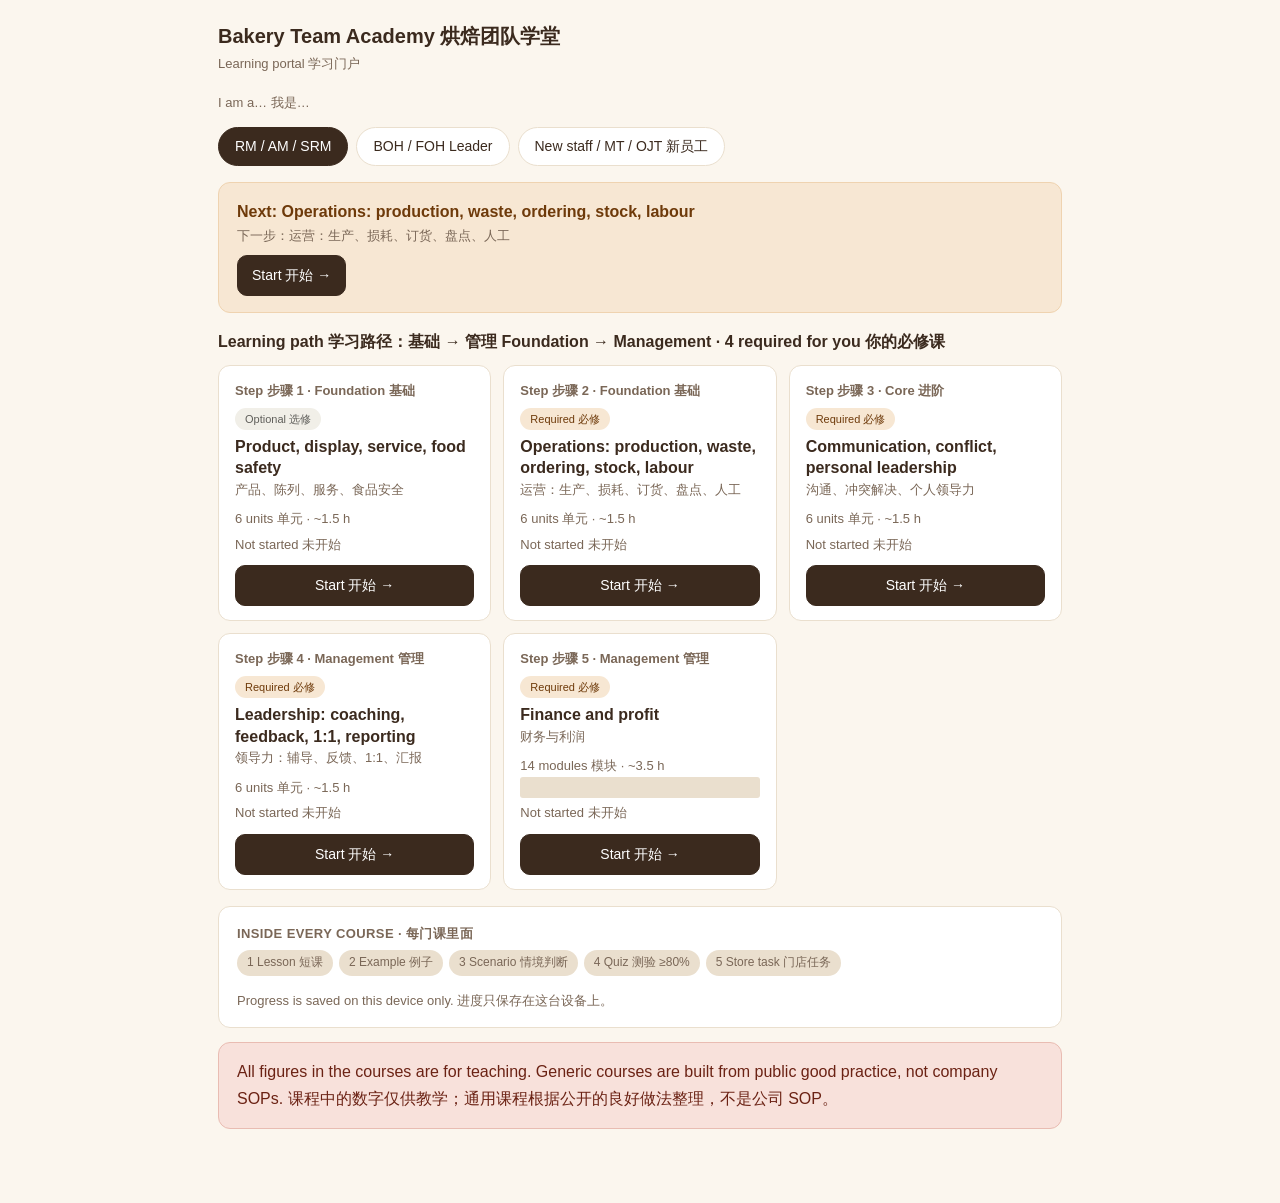
<file: index.html>
<!DOCTYPE html>
<html lang="zh-Hans">
<head>
<meta charset="utf-8">
<meta name="viewport" content="width=device-width, initial-scale=1">
<title>Bakery Team Academy 烘焙团队学堂 — Learning Portal 学习门户</title>
<link rel="stylesheet" href="shared/style.css">
<style>
.app{display:block}
main{margin:0 auto}
.chip{border:1px solid var(--line);background:#fff;color:var(--ink);border-radius:999px;padding:7px 16px;font:inherit;font-size:14px;cursor:pointer}
.chip.on{background:var(--ink);color:#fff;border-color:var(--ink)}
.cc{background:#fff;border:1px solid var(--line);border-radius:12px;padding:14px 16px;display:flex;flex-direction:column}
.tg{display:inline-block;align-self:flex-start;font-size:11px;padding:2px 10px;border-radius:999px;margin-bottom:6px}
.rq{background:var(--crust-bg);color:#6e3a0a}
.op{background:#f1efe8;color:#5f5e5a}
.cg{display:grid;grid-template-columns:repeat(auto-fit,minmax(230px,1fr));gap:12px;margin-top:10px}
.cc .bar{margin-top:auto}
.cc a.btn{text-decoration:none;text-align:center;margin-top:10px;display:block}
.soon{opacity:.6}
</style>
</head>
<body class="lang-both">
<script>
(function(){var h=location.hash;if(/^#(m\d+|case|plan|quiz)$/.test(h))location.replace('finance/index.html'+h);})();
</script>
<main>
 <div class="top">
  <div style="flex:1"><p style="font-size:20px;font-weight:700;margin:0">Bakery Team Academy 烘焙团队学堂</p><p class="note" style="margin:0">Learning portal 学习门户</p></div>
 </div>
 <p class="note">I am a… 我是…</p>
 <div class="row" id="roles" style="margin-top:6px">
  <button class="chip" data-r="m">RM / AM / SRM</button>
  <button class="chip" data-r="l">BOH / FOH Leader</button>
  <button class="chip" data-r="n">New staff / MT / OJT 新员工</button>
 </div>
 <div class="card ex" style="margin-top:16px" id="nextc"></div>
 <p style="font-weight:600;margin:16px 0 0" id="hd"></p>
 <div class="cg" id="grid"></div>
 <div class="card" style="margin-top:16px"><h3>INSIDE EVERY COURSE · 每门课里面</h3><div class="steps"><span>1 Lesson 短课</span><span>2 Example 例子</span><span>3 Scenario 情境判断</span><span>4 Quiz 测验 ≥80%</span><span>5 Store task 门店任务</span></div>
 <p class="note">Progress is saved on this device only. 进度只保存在这台设备上。</p></div>
 <div class="card warn"><p>All figures in the courses are for teaching. Generic courses are built from public good practice, not company SOPs. 课程中的数字仅供教学；通用课程根据公开的良好做法整理，不是公司 SOP。</p></div>
</main>
<script>
(function(){
var COURSES=[
 {id:'prd',href:'prd/index.html',en:'Product, display, service, food safety',zh:'产品、陈列、服务、食品安全',u:'6 units 单元',t:'~1.5 h',lv:'Foundation 基础',req:{m:0,l:1,n:1}},
 {id:'ops',href:'ops/index.html',en:'Operations: production, waste, ordering, stock, labour',zh:'运营：生产、损耗、订货、盘点、人工',u:'6 units 单元',t:'~1.5 h',lv:'Foundation 基础',req:{m:1,l:1,n:1}},
 {id:'com',href:'com/index.html',en:'Communication, conflict, personal leadership',zh:'沟通、冲突解决、个人领导力',u:'6 units 单元',t:'~1.5 h',lv:'Core 进阶',req:{m:1,l:1,n:0}},
 {id:'led',href:'led/index.html',en:'Leadership: coaching, feedback, 1:1, reporting',zh:'领导力：辅导、反馈、1:1、汇报',u:'6 units 单元',t:'~1.5 h',lv:'Management 管理',req:{m:1,l:0,n:0}},
 {id:'fin',href:'finance/index.html',en:'Finance and profit',zh:'财务与利润',u:'14 modules 模块',t:'~3.5 h',lv:'Management 管理',req:{m:1,l:0,n:0}}
];
var role='m';
try{role=localStorage.getItem('ktt_role')||'m';}catch(e){}
function prog(id){
 var s;
 try{
  if(id==='fin'){s=JSON.parse(localStorage.getItem('pl_seen')||'{}')||{};return Math.round(Object.keys(s).length/18*100);}
  if(id!=='fin'){s=JSON.parse(localStorage.getItem('ktt_v1')||'{}')||{};var o=s[id]||{},n=0,k;for(k in o){if(o[k].q>=80&&o[k].t)n++;}return Math.round(n/6*100);}
 }catch(e){}
 return 0;
}
function draw(){
 var req=0,h='';
 COURSES.forEach(function(c,ci){
  var q=c.req[role];if(q&&!c.soon)req++;
  var p=c.soon?0:prog(c.id);
  h+='<div class="cc'+(c.soon?' soon':'')+'"><p class="note" style="margin:0 0 6px;font-weight:600">Step 步骤 '+(ci+1)+' · '+c.lv+'</p><span class="tg '+(q?'rq':'op')+'">'+(q?'Required 必修':'Optional 选修')+'</span><p style="font-weight:600;margin:0;line-height:1.35">'+c.en+'</p><p class="note" style="margin:0">'+c.zh+'</p><p class="note" style="margin:8px 0 0">'+c.u+(c.t?' · '+c.t:'')+'</p>'
  +(c.soon?'':'<div class="bar"><i style="width:'+p+'%"></i></div><p class="note" style="margin:4px 0 0">'+(p?p+'% done 已完成':'Not started 未开始')+'</p><a class="btn" href="'+c.href+'">'+(p?'Continue 继续':'Start 开始')+' →</a>')+'</div>';
 });
 document.getElementById('grid').innerHTML=h;
 document.getElementById('hd').textContent='Learning path 学习路径：基础 → 管理 Foundation → Management · '+req+' required for you 你的必修课';
 var first=COURSES.filter(function(c){return !c.soon&&c.req[role]&&prog(c.id)<100;})[0]||COURSES[0];
 document.getElementById('nextc').innerHTML='<p class="big" style="font-size:16px;font-weight:600;margin:0">Next: '+first.en+'</p><p class="note" style="margin:0 0 8px">下一步：'+first.zh+'</p><a class="btn" style="text-decoration:none;display:inline-block" href="'+first.href+'">'+(prog(first.id)?'Continue 继续':'Start 开始')+' →</a>';
 document.querySelectorAll('#roles .chip').forEach(function(x){x.classList.toggle('on',x.getAttribute('data-r')===role);});
}
document.getElementById('roles').addEventListener('click',function(e){var b=e.target.closest('button');if(!b)return;role=b.getAttribute('data-r');try{localStorage.setItem('ktt_role',role);}catch(e2){}draw();});
try{var sl=localStorage.getItem('pl_lang');if(sl)document.body.className='lang-'+sl;}catch(e){}
draw();
})();
</script>
</body>
</html>
</file>
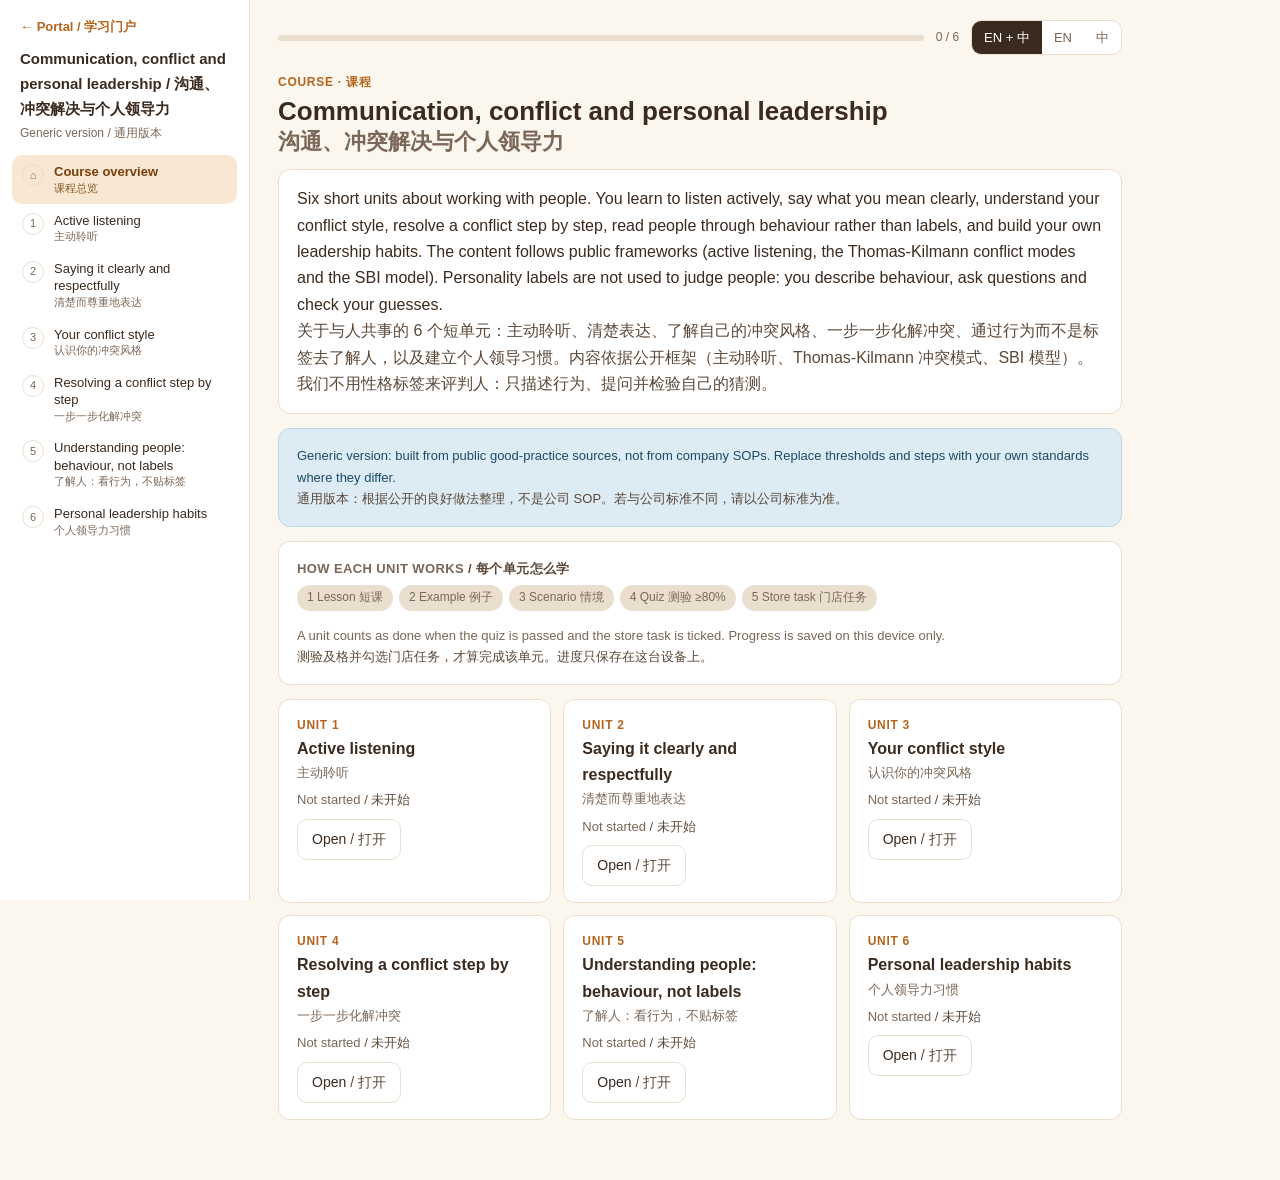
<file: com/index.html>
<!DOCTYPE html>
<html lang="zh-Hans">
<head>
<meta charset="utf-8">
<meta name="viewport" content="width=device-width, initial-scale=1">
<title>Communication 沟通与冲突 — Kelvin Team Training</title>
<link rel="stylesheet" href="../shared/style.css">
</head>
<body class="lang-both">
<div class="app">
<aside id="side"></aside>
<main>
 <div class="top">
  <button class="menu" id="menu" aria-label="Menu">Menu 目录</button>
  <div class="bar"><i id="barfill"></i></div>
  <span class="pc" id="pc"></span>
  <div class="seg" role="group" aria-label="Language">
   <button data-l="both" class="on">EN + 中</button><button data-l="en">EN</button><button data-l="zh">中</button>
  </div>
 </div>
 <div id="view"></div>
</main>
</div>
<script>
(function(){

window.COURSE={"id":"com","en":"Communication, conflict and personal leadership","zh":"沟通、冲突解决与个人领导力","intro":["Six short units about working with people. You learn to listen actively, say what you mean clearly, understand your conflict style, resolve a conflict step by step, read people through behaviour rather than labels, and build your own leadership habits. The content follows public frameworks (active listening, the Thomas-Kilmann conflict modes and the SBI model). Personality labels are not used to judge people: you describe behaviour, ask questions and check your guesses.","关于与人共事的 6 个短单元：主动聆听、清楚表达、了解自己的冲突风格、一步一步化解冲突、通过行为而不是标签去了解人，以及建立个人领导习惯。内容依据公开框架（主动聆听、Thomas-Kilmann 冲突模式、SBI 模型）。我们不用性格标签来评判人：只描述行为、提问并检验自己的猜测。"],"units":[{"id":"c1","en":"Active listening","zh":"主动聆听","lesson":["Active listening means listening to understand, not to reply. Give your full attention, put the phone away, and look at the person. Ask open questions to learn more, paraphrase what you heard to check it (So you are saying that...), and hold back your judgement and your solution until they finish. Notice feelings as well as facts. Silence is allowed. Close the loop by summarising and agreeing the next step. Listening matters most when you disagree, because it lowers the heat and shows respect.","主动聆听是为了理解而听，不是为了回应而听。全神贯注，收起手机，看着对方。用开放性问题了解更多，用自己的话复述来确认（你的意思是……），在对方说完之前先不评判也不急着给解法。除了事实，也留意感受。允许沉默。最后总结并约定下一步。意见不同时聆听最重要，因为它能降温，也表示尊重。"],"example":["Staff: This roster is unfair, I always get weekends. You: So you feel the weekends are not shared fairly, is that right? What would a fair pattern look like to you? You then check the roster history together before deciding.","员工：这份排班不公平，我总是排周末。你：所以你觉得周末没有公平分配，对吗？在你看来公平的安排是怎样？然后你们一起查看排班记录再做决定。"],"sc":{"q":["An RM tells you, in a frustrated tone, that head office keeps changing targets. You already know the reason. What do you do?","一位 RM 语气沮丧地说总部一直改目标。你其实知道原因。你怎么做？"],"o":[{"t":["Say everyone has the same problem","说大家都一样"],"ok":0,"w":["It dismisses the feeling.","等于否定对方的感受。"]},{"t":["Explain the reason immediately","马上解释原因"],"ok":0,"w":["It sounds like defending and the RM feels unheard.","听起来像在辩护，RM 会觉得没被听见。"]},{"t":["Let the RM finish, paraphrase the frustration, ask what impact it has on the store, then share what you know","让 RM 说完，复述他的沮丧，问对门店的影响，再说你知道的"],"ok":1,"w":["Understanding first makes the explanation easier to accept.","先理解，解释才更容易被接受。"]}]},"quiz":[{"q":["What is the goal of active listening?","主动聆听的目标是什么？"],"o":[["To understand","为了理解"],["To reply quickly","为了快速回应"],["To win","为了赢"]],"a":0,"w":["Listen to understand.","为理解而听。"]},{"q":["What does paraphrasing do?","复述有什么作用？"],"o":[["Ends the talk","结束谈话"],["Checks you understood","确认你理解对了"],["Shows you are bored","显示你无聊"]],"a":1,"w":["Say it in your own words.","用自己的话说出来。"]},{"q":["Which is an open question?","哪个是开放性问题？"],"o":[["Was it bad?","很糟吗？"],["Did you do it?","你做了吗？"],["What happened next?","接下来发生了什么？"]],"a":2,"w":["Open questions invite detail.","开放性问题引出细节。"]},{"q":["When should you give your solution?","什么时候给你的解法？"],"o":[["After they finish and you understand","对方说完且你理解之后"],["Immediately","马上"],["Never","永远不"]],"a":0,"w":["Hold your solution back first.","先别急着给解法。"]},{"q":["Besides facts, what should you notice?","除了事实，还要留意什么？"],"o":[["Time","时间"],["Feelings","感受"],["Clothes","穿着"]],"a":1,"w":["Feelings drive behaviour.","感受推动行为。"]}],"task":["In three conversations today, paraphrase before you reply. Write one moment where paraphrasing changed what you first thought the person meant.","今天在三次谈话中，回应前先复述。写下一次因为复述而改变了你原先对对方意思判断的时刻。"],"src":[["Asana: active listening","https://asana.com/resources/active-listening"],["Slack: eight active listening strategies","https://slack.com/blog/collaboration/active-listening"],["Lumen Learning: listening (business communication)","https://courses.lumenlearning.com/wm-businesscommunicationmgrs/chapter/listening/"]]},
{"id":"c2","en":"Saying it clearly and respectfully","zh":"清楚而尊重地表达","lesson":["Clear messages are specific, short and respectful. Start with the purpose, state the fact, say what you need, and ask for a response. A useful structure is: When [fact], I feel or the effect is [impact], and I need [request]. Use I statements instead of you statements, avoid always and never, and separate the person from the problem. Match the channel to the message: simple information in writing, anything sensitive in person. After you speak, check what the other person heard. Assertive means clear and kind, not aggressive and not silent.","清楚的信息要具体、简短且尊重。先说目的，陈述事实，说出你需要什么，并请对方回应。好用的结构：当[事实]时，影响是[影响]，我需要[请求]。多用我的陈述，少用你的指责，避免总是和从不，把人和问题分开。渠道要配合内容：简单信息用文字，敏感的事当面谈。说完后确认对方听到了什么。果断是清楚而友善，不是攻击，也不是沉默。"],"example":["Instead of You never tell me when you swap shifts, say: When shift swaps are not told to me before they happen, I cannot cover the gaps. Please message me by 6pm the day before. Can you do that?","不要说你从来都不告诉我换班，而是说：当换班没在事前告知我时，我无法补缺口。请在前一天晚上 6 点前传信息给我。你可以吗？"],"sc":{"q":["A colleague keeps sending you incomplete stock counts. You are annoyed. What message is best?","同事一直给你不完整的盘点数字。你很生气。哪种信息最好？"],"o":[{"t":["You are so careless, you never do it properly.","你太粗心了，从来都做不好。"],"ok":0,"w":["It attacks the person and invites defence.","攻击人，会引起防卫。"]},{"t":["The last two counts were missing the freezer. That makes the food cost wrong. Please add the freezer and send by 9pm. Does that work?","最近两次盘点都漏了冰柜，导致食材成本不准。请把冰柜加进去，晚上 9 点前发给我。可以吗？"],"ok":1,"w":["Specific fact, impact, request and a check.","具体的事实、影响、请求，并确认对方回应。"]},{"t":["Say nothing and fix it yourself","什么都不说自己改"],"ok":0,"w":["The problem repeats and you build resentment.","问题会重复，你也会累积怨气。"]}]},"quiz":[{"q":["Which is an I statement?","哪个是我的陈述？"],"o":[["Everyone thinks you are wrong","大家都觉得你错"],["I need the count by 9pm","我需要 9 点前拿到盘点数字"],["You are always late","你总是迟"]],"a":1,"w":["Speak for yourself and about the need.","说自己的需要。"]},{"q":["Which words should you avoid?","应避免哪些词？"],"o":[["Please","请"],["Thank you","谢谢"],["Always and never","总是和从不"]],"a":2,"w":["They sound like attacks.","听起来像攻击。"]},{"q":["What does assertive mean?","果断是什么意思？"],"o":[["Clear and respectful","清楚而尊重"],["Loud","大声"],["Silent","沉默"]],"a":0,"w":["Not aggressive, not passive.","不攻击也不被动。"]},{"q":["Which channel for a sensitive topic?","敏感话题用哪个渠道？"],"o":[["Notice board","公告栏"],["In person","当面"],["Group chat","群组聊天"]],"a":1,"w":["Tone is easier to manage in person.","当面更容易掌握语气。"]},{"q":["Why check what the other person heard?","为什么要确认对方听到什么？"],"o":[["To test them","为了测试对方"],["Not needed","不需要"],["Messages get changed in the listening","信息在听的过程中会走样"]],"a":2,"w":["Intent and impact can differ.","意图与影响可能不同。"]}],"task":["Rewrite one message you recently sent that could have been clearer: purpose, fact, request, deadline. Send the new version and write how the person responded.","把你最近发出的一条可以更清楚的信息重写：目的、事实、请求、期限。发送新版本，并写下对方的反应。"],"src":[["CCL: use SBI to understand intent","https://www.ccl.org/blog/feedback-you-can-fathom/"],["Slack: eight active listening strategies","https://slack.com/blog/collaboration/active-listening"]]},
{"id":"c3","en":"Your conflict style","zh":"认识你的冲突风格","lesson":["The Thomas-Kilmann model describes five ways people handle conflict, along two dimensions: how much they push for their own concerns (assertiveness) and how much they care about the other side (cooperativeness). Competing: win your point. Collaborating: find a solution that satisfies both. Compromising: each gives a little. Accommodating: give way. Avoiding: step away. None is always right. Competing fits an emergency or safety call, collaborating fits important issues with time, compromising fits time pressure, accommodating fits small issues that matter more to the other person, avoiding fits trivial issues or a cooling-off moment. Most people have a habit, so learn yours and choose on purpose.","Thomas-Kilmann 模型把人们处理冲突的方式分成五种，沿两个维度：多想争取自己的诉求（果断度）以及多在乎对方（合作度）。竞争：要赢你的主张。合作：找出让双方都满意的方案。妥协：各让一步。迁就：让步。回避：走开。没有哪一种永远对。竞争适合紧急或安全决定，合作适合有时间的重要议题，妥协适合时间紧迫，迁就适合对方更在乎的小事，回避适合琐事或需要冷静的时刻。多数人都有习惯，先认识自己的习惯，再有意识地选择。"],"example":["Two leaders disagree on bake times. A competing leader insists on his own. A collaborating leader asks about sell-out data and waste, finds that a mid-afternoon wave solves both, and both agree.","两位主管对烘焙时间看法不同。竞争型的坚持自己的。合作型的则询问售罄与损耗数据，发现下午中段加一批能同时解决两边的问题，双方都同意。"],"sc":{"q":["Two staff both want the same Saturday off. The roster is already tight, and you have ten minutes before opening. Which mode fits best?","两位员工都想要同一个周六休息。排班本来就紧，开店前你只有十分钟。哪种模式最合适？"],"o":[{"t":["Compromising: a quick fair trade, such as one gets this Saturday and the other gets the next, written down","妥协：快速公平的交换，例如一人这周六、另一人下周六，并写下来"],"ok":1,"w":["Time is short, so a fair compromise fits. Collaborate later on the longer-term pattern.","时间紧，公平的妥协最合适。长期的安排再用合作方式处理。"]},{"t":["Competing: you decide with no explanation","竞争：你说了算，不解释"],"ok":0,"w":["It works fast but harms trust when overused.","快，但过度使用会伤害信任。"]},{"t":["Avoiding: ignore it","回避：不理会"],"ok":0,"w":["The roster still has to be done and the staff will feel ignored.","排班还是得做，员工会觉得被忽视。"]}]},"quiz":[{"q":["How many conflict modes are there in the model?","这个模型有几种冲突模式？"],"o":[["Three","三种"],["Ten","十种"],["Five","五种"]],"a":2,"w":["Competing, collaborating, compromising, accommodating, avoiding.","竞争、合作、妥协、迁就、回避。"]},{"q":["Which two dimensions define the modes?","哪两个维度决定模式？"],"o":[["Assertiveness and cooperativeness","果断度与合作度"],["Age and rank","年龄与职级"],["Speed and cost","速度与成本"]],"a":0,"w":["Own concerns and the other side concerns.","自己的诉求与对方的诉求。"]},{"q":["Which mode fits a safety emergency?","哪种模式适合安全紧急事件？"],"o":[["Accommodating","迁就"],["Competing (decide firmly)","竞争（坚定决定）"],["Avoiding","回避"]],"a":1,"w":["Safety calls need a quick firm decision.","安全问题要快速坚定地决定。"]},{"q":["Which mode seeks a win-win?","哪种模式追求双赢？"],"o":[["Avoiding","回避"],["Competing","竞争"],["Collaborating","合作"]],"a":2,"w":["Both concerns fully met.","双方诉求都充分满足。"]},{"q":["Is one mode always best?","有一种模式永远最好吗？"],"o":[["No, choose to fit the situation","没有，要看情境选择"],["Yes, collaborating","有，合作"],["Yes, competing","有，竞争"]],"a":0,"w":["All five have uses.","五种都有用处。"]}],"task":["Recall three recent conflicts. For each, write the mode you used, whether it fit, and what you would choose now. Note which mode you overuse.","回想最近三次冲突。每次写下你用的模式、是否合适，以及现在会选哪一种。写出你过度使用的一种。"],"src":[["MIT: the five conflict styles (Thomas-Kilmann)","https://web.mit.edu/collaboration/mainsite/modules/module1/1.11.5.html"],["USGS: Thomas-Kilmann Conflict Mode Instrument","https://www.usgs.gov/about/organization/science-support/human-capital/thomas-kilmann-conflict-mode-instrument-tki"],["Wageningen: conflict styles tool","https://edepot.wur.nl/690893"]]},
{"id":"c4","en":"Resolving a conflict step by step","zh":"一步一步化解冲突","lesson":["Use a simple path. 1 Cool down: pick a private place and a calm time. 2 Listen: let each person describe the situation, then paraphrase. 3 Separate facts, feelings and interpretations. 4 Find the needs behind the positions, because a position is what someone demands and a need is why. 5 Generate options together. 6 Agree on one option with an owner and a date. 7 Follow up. If emotions are too high, pause and return. If the issue is policy, safety or harassment, involve your manager or HR according to the company process: it is not for you to settle alone.","用一条简单的路径。1 降温：选私下的地点和平静的时间。2 聆听：让各方描述情况，并复述。3 区分事实、感受和解读。4 找出立场背后的需要：立场是对方要求什么，需要是为什么。5 一起想出选项。6 选定一个方案，并明确负责人与日期。7 跟进。情绪太高就暂停再回来。若涉及政策、安全或骚扰，要依公司程序通知经理或人力资源：不是你一个人能决定的。"],"example":["BOH says FOH over-orders cream cakes. FOH says BOH under-bakes. Facts: sold-out time 3pm on weekends. Needs: BOH wants less waste, FOH wants a full display. Option: add a 2pm weekend wave. Owner: BOH Lead, review in two weeks.","BOH 说 FOH 订太多奶油蛋糕，FOH 说 BOH 烤太少。事实：周末下午 3 点售罄。需要：BOH 要少损耗，FOH 要陈列饱满。选项：周末加一批 2 点的。负责人：BOH Lead，两周后检讨。"],"sc":{"q":["Two team members argue loudly at the counter in front of customers. What first?","两位同事在柜台当着顾客大声争吵。首先做什么？"],"o":[{"t":["Ask the customers to take sides","叫顾客评理"],"ok":0,"w":["It pulls customers into a staff issue.","把顾客拉进内部问题。"]},{"t":["Let them finish, they need to vent","让他们吵完，需要发泄"],"ok":0,"w":["Customers are watching and the quarrel can escalate.","顾客在看，争吵可能升级。"]},{"t":["Calmly separate them, take each aside, and set a time to talk after the shift","冷静地把两人分开，分别带开，并约定下班后谈"],"ok":1,"w":["Cool down first, then use the steps in private.","先降温，再私下用这些步骤。"]}]},"quiz":[{"q":["What is the first step?","第一步是什么？"],"o":[["Cool down in a private place","在私下的地点降温"],["Decide who is right","判断谁对谁错"],["Send an email to all","发邮件给大家"]],"a":0,"w":["Calm and private.","平静且私下。"]},{"q":["What is the difference between position and need?","立场和需要有什么区别？"],"o":[["Position is a job title","立场是职称"],["Position is what they demand, need is why","立场是要求什么，需要是为什么"],["No difference","没有区别"]],"a":1,"w":["Solve the need, not only the position.","解决需要，而不只是立场。"]},{"q":["What should you separate?","要区分什么？"],"o":[["Men and women","男女"],["Old and new staff","新旧员工"],["Facts, feelings, interpretations","事实、感受、解读"]],"a":2,"w":["Facts are the shared ground.","事实是共同基础。"]},{"q":["A conflict involves harassment. What do you do?","冲突涉及骚扰，你怎么做？"],"o":[["Follow the company process and involve HR or your manager","依公司程序，通知人力资源或经理"],["Settle it yourself quietly","自己悄悄解决"],["Ignore it","不理会"]],"a":0,"w":["Some issues are not yours to settle alone.","有些事不能自己一人处理。"]},{"q":["What ends the process?","流程最后是什么？"],"o":[["Silence","沉默"],["Agree an option with owner and date, then follow up","选定方案含负责人与日期，并跟进"],["A handshake","握手"]],"a":1,"w":["Follow-up keeps it solved.","跟进才能真正解决。"]}],"task":["Think of one unresolved tension in your team. Prepare using the seven steps: write the facts, each side needs, and two options. Hold the conversation and record the agreement.","想一件团队里还没解决的紧张关系。用七步准备：写下事实、双方的需要和两个选项。进行对话并记录约定。"],"src":[["MIT: the five conflict styles (Thomas-Kilmann)","https://web.mit.edu/collaboration/mainsite/modules/module1/1.11.5.html"],["CCL: use SBI to understand intent","https://www.ccl.org/blog/feedback-you-can-fathom/"]]},
{"id":"c5","en":"Understanding people: behaviour, not labels","zh":"了解人：看行为，不贴标签","lesson":["To understand someone, separate what you observe from what you conclude. Observation: she arrived at 8:20 three times and looked away when asked. Interpretation: she does not care. The interpretation is only one guess. Ask: what else could explain it? Then check by asking, because the only way to know intent is to ask. Look at patterns over time, at context (workload, health, family, unclear instructions), and at what the person needs to do well: clarity, skill, motivation, resources. Do not use personality labels or stereotypes to judge or decide about a person. They reduce people to a box and make you miss what is actually happening. Treat everyone with the same standard and respect, and keep what people tell you in confidence.","要了解一个人，先区分你观察到的和你推断的。观察：她三次 8:20 才到，被问到时目光回避。解读：她不在乎。这个解读只是一种猜测。问问自己：还有什么可能？然后用提问来验证，因为要知道意图只能问。看一段时间的规律，看背景（工作量、健康、家庭、指示不清），也看这个人要做好需要什么：清晰度、技能、动力、资源。不要用性格标签或刻板印象来评判或决定一个人，它们把人塞进盒子里，让你看不见真正发生的事。以同一标准和尊重对待每个人，并为对方保密。"],"example":["Observation: Ahmad has been quiet in huddles for two weeks. Possible reasons: unclear instructions, a skill gap, tiredness, a personal matter, a conflict with a colleague. You ask privately: I have noticed you have been quiet in huddles. How are things going for you?","观察：Ahmad 两周来在晨会都很安静。可能原因：指示不清、技能不足、疲倦、私人原因、与同事有冲突。你私下问：我注意到你最近晨会比较安静，你最近怎么样？"],"sc":{"q":["A leader says: She is just the lazy type, no point training her. What is the better response?","一位主管说：她就是懒的那种人，没必要培训。更好的回应是什么？"],"o":[{"t":["Agree, and stop investing in her","同意，不再投入"],"ok":0,"w":["A label replaces understanding and closes off improvement.","标签取代了理解，也断了改善的路。"]},{"t":["Ask what the leader actually saw, what else could explain it, and what she needs: clarity, skill, motivation or resources","问主管实际看到什么、还有什么可能、她需要什么：清晰度、技能、动力还是资源"],"ok":1,"w":["Describe behaviour, test the guess, find the need.","描述行为，检验猜测，找出需要。"]},{"t":["Move her to another store","把她调去别间店"],"ok":0,"w":["It does not address the cause and passes the problem on.","没有处理原因，只是把问题转走。"]}]},"quiz":[{"q":["Which is an observation?","哪个是观察？"],"o":[["He does not care","他不在乎"],["He was late three times this week","他本周迟到三次"],["He is irresponsible","他不负责任"]],"a":1,"w":["Observations can be counted or seen.","观察是看得见、数得出的。"]},{"q":["What is a good next step after forming a guess?","形成猜测后，好的下一步是什么？"],"o":[["Treat it as true","当作事实"],["Tell others","告诉别人"],["Check it by asking","用提问去验证"]],"a":2,"w":["Intent can only be known by asking.","意图只能靠问才知道。"]},{"q":["What four things might a person need to do well?","一个人做好工作可能需要哪四样？"],"o":[["Clarity, skill, motivation, resources","清晰度、技能、动力、资源"],["Luck, speed, size, age","运气、速度、体型、年龄"],["Rank, pay, title, desk","职级、薪水、职称、桌子"]],"a":0,"w":["Find which one is missing.","找出缺了哪一样。"]},{"q":["Why avoid personality labels for decisions?","为什么不用性格标签做决定？"],"o":[["They are expensive","太贵"],["They oversimplify and can be wrong or unfair","过度简化，可能错或不公平"],["They are illegal","违法"]],"a":1,"w":["Behaviour and facts are a fairer basis.","行为与事实才是更公平的依据。"]},{"q":["What should you do with private matters people share?","对别人告诉你的私事怎么做？"],"o":[["Share with the team","告诉团队"],["Post them","公开"],["Keep them in confidence","保密"]],"a":2,"w":["Trust is the base of leadership.","信任是领导力的基础。"]}],"task":["Pick one team member you find hard to read. Write three observations, three other explanations, and one question you will ask. Ask it and write what you learned.","选一位你觉得难以了解的团队成员。写下三项观察、三种其他可能的解释，以及一个你要问的问题。去问并写下你学到什么。"],"src":[["CCL: use SBI to understand intent","https://www.ccl.org/blog/feedback-you-can-fathom/"],["Asana: active listening","https://asana.com/resources/active-listening"]]},
{"id":"c6","en":"Personal leadership habits","zh":"个人领导力习惯","lesson":["Personal leadership starts with how you lead yourself. Four habits make the biggest difference. Self-awareness: notice your reactions, your triggers and your conflict habit, and ask for feedback often. Consistency: do what you say, the same way on a good day and a bad day. Ownership: admit your mistakes, fix them and share what you learned. Energy and focus: protect sleep and breaks, choose the two or three things that matter most each week, and say no to the rest. Add a short weekly reflection: what went well, what I would do differently, and one habit I will practise. People copy what leaders do more than what they say.","个人领导力从如何带领自己开始。四个习惯影响最大。自我觉察：留意自己的反应、触发点和冲突习惯，并常常征求反馈。言行一致：说到做到，好日子坏日子都一样。负责：承认错误、修正并分享学到的。精力与专注：保护睡眠和休息，每周选出最重要的两三件事，其余的学会说不。再加一个简短的每周反思：什么做得好、什么我会不同地做、我要练习哪一个习惯。人们学的是领导做的，多过领导说的。"],"example":["Friday reflection, five minutes: Went well: the huddle stayed on time all week. Do differently: I interrupted my AC twice. Habit for next week: count to three before I reply. Ask my AC on Friday if it helped.","周五反思，五分钟：做得好：晨会整周都准时。会不同地做：我打断了 AC 两次。下周的习惯：回应前先数到三。周五问 AC 有没有帮助。"],"sc":{"q":["You promised the team a roster change by Friday and you forgot. A crew member brings it up. What is the best response?","你答应团队周五前改好排班，却忘了。一位员工提起这件事。最好的回应是什么？"],"o":[{"t":["Admit it, apologise briefly, give a new date and keep it","承认、简短道歉、给出新日期并做到"],"ok":1,"w":["Ownership and consistency rebuild trust.","负责和言行一致重建信任。"]},{"t":["Hope nobody remembers","希望没人记得"],"ok":0,"w":["People remember, and trust falls.","人们会记得，信任就下降。"]},{"t":["Explain you were too busy","解释你太忙了"],"ok":0,"w":["Excuses weaken trust.","借口削弱信任。"]}]},"quiz":[{"q":["What is self-awareness?","什么是自我觉察？"],"o":[["Being shy","害羞"],["Being perfect","完美"],["Noticing your own reactions and habits","留意自己的反应与习惯"]],"a":2,"w":["Knowing yourself lets you choose.","了解自己才能选择。"]},{"q":["What does consistency mean?","言行一致是什么意思？"],"o":[["Do what you say, the same on good and bad days","说到做到，好坏日子一样"],["Never change","永不改变"],["Be strict","严厉"]],"a":0,"w":["Reliable leaders earn trust.","可靠的领导赢得信任。"]},{"q":["After a mistake, what should a leader do?","犯错后，领导应该做什么？"],"o":[["Blame the team","怪团队"],["Admit, fix and share the learning","承认、修正并分享学到的"],["Hide it","隐瞒"]],"a":1,"w":["Ownership shows by example.","以身作则示范负责。"]},{"q":["How many top priorities per week is a good aim?","每周的首要事项多少个比较好？"],"o":[["Twenty","二十个"],["None","没有"],["Two or three","两三个"]],"a":2,"w":["Focus beats a long list.","专注胜过长清单。"]},{"q":["What is a weekly reflection for?","每周反思的目的是什么？"],"o":[["Learn and choose one habit to practise","学习并选一个要练习的习惯"],["Blame yourself","责怪自己"],["Impress others","给别人印象"]],"a":0,"w":["Small repeated change.","小而重复的改变。"]}],"task":["For four weeks, do a five-minute Friday reflection: went well, do differently, one habit. After the fourth week, ask one team member what changed that they noticed.","连续四周每个周五做五分钟反思：做得好、会不同地做、一个习惯。第四周后，问一位团队成员他注意到什么改变。"],"src":[]}]};

})();
</script>
<script src="../shared/engine.js"></script>
</body>
</html>
</file>
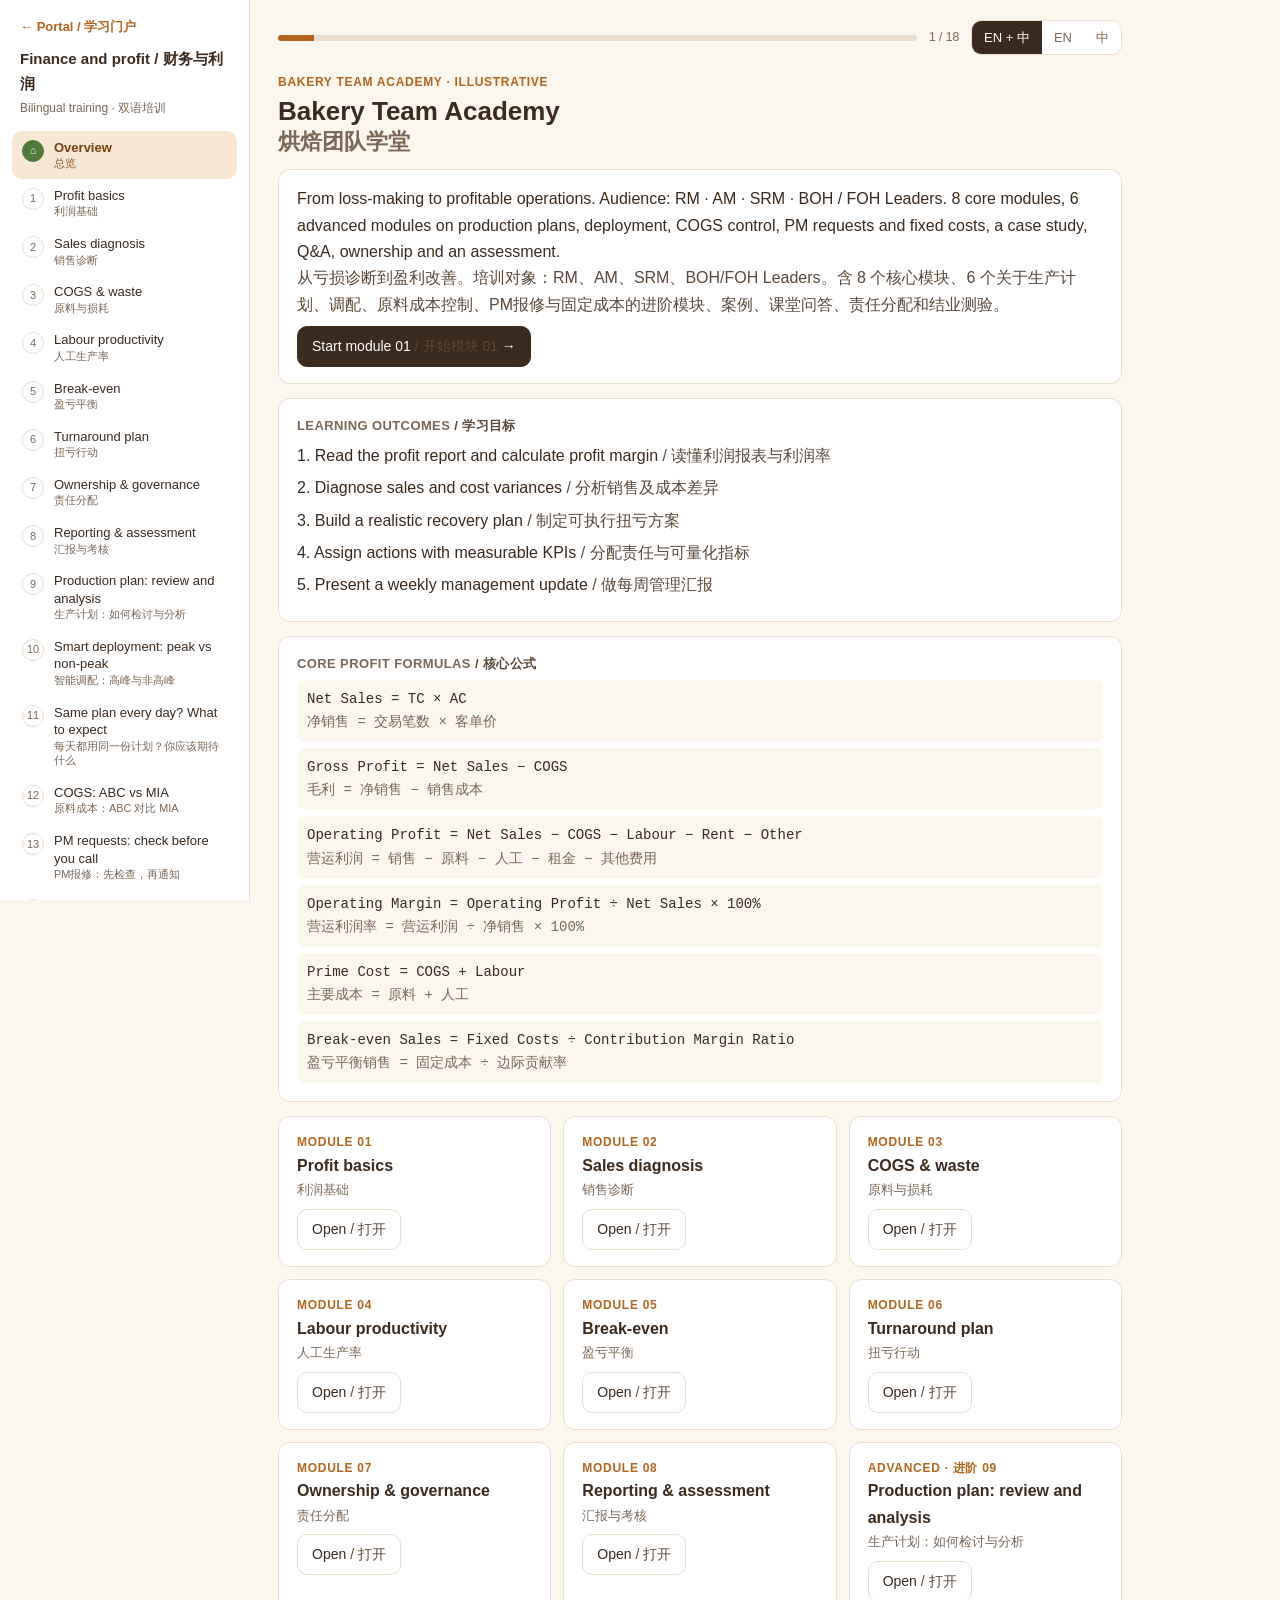
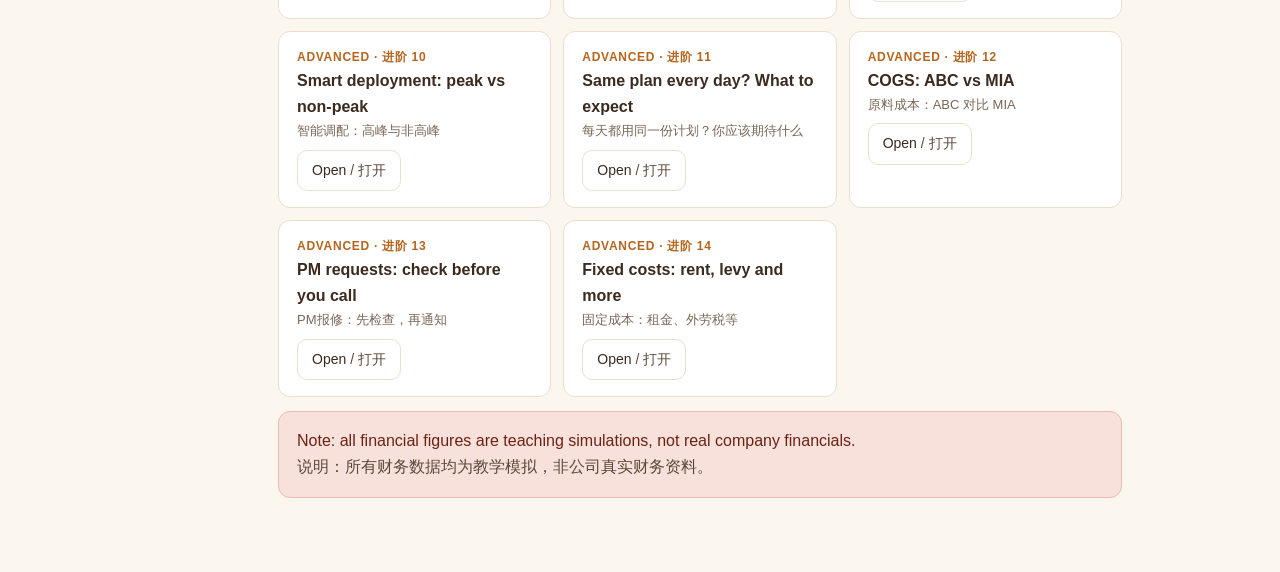
<file: finance/index.html>
<!DOCTYPE html>
<html lang="zh-Hans">
<head>
<meta charset="utf-8">
<meta name="viewport" content="width=device-width, initial-scale=1">
<title>Finance and profit — Bakery Team Academy 财务与利润</title>
<style>
:root{--bg:#fbf6ee;--card:#fff;--ink:#3b2a1e;--mute:#7a6757;--line:#eadfce;--crust:#b5651d;--crust-bg:#f7e7d3;--leaf:#4f7a3a;--leaf-bg:#e6f0dc;--red:#a8341f;--red-bg:#f8e1db;--sky:#2c6a8f;--sky-bg:#dcebf4;--r:12px}
*{box-sizing:border-box}
html,body{margin:0}
body{background:var(--bg);color:var(--ink);font-family:-apple-system,BlinkMacSystemFont,"Segoe UI","PingFang SC","Hiragino Sans GB","Microsoft YaHei","Noto Sans CJK SC",sans-serif;line-height:1.65;font-size:16px}
.app{display:grid;grid-template-columns:250px minmax(0,1fr);min-height:100vh}
aside{background:var(--card);border-right:1px solid var(--line);padding:16px 12px;position:sticky;top:0;height:100vh;overflow:auto}
aside h1{font-size:15px;margin:4px 8px 2px;font-weight:600}
aside .sub{font-size:12px;color:var(--mute);margin:0 8px 12px}
.nv{display:flex;gap:10px;align-items:flex-start;width:100%;text-align:left;border:0;background:none;padding:8px 10px;border-radius:10px;cursor:pointer;color:var(--ink);font:inherit;font-size:13px;line-height:1.35}
.nv:hover{background:var(--bg)}
.nv.on{background:var(--crust-bg);color:#7a3f0c;font-weight:600}
.nv .n{flex:0 0 22px;height:22px;border-radius:50%;border:1px solid var(--line);font-size:11px;display:flex;align-items:center;justify-content:center;color:var(--mute);margin-top:1px}
.nv.done .n{background:var(--leaf);border-color:var(--leaf);color:#fff}
.nv .t small{display:block;color:var(--mute);font-weight:400}
.nv.on .t small{color:#8a5a2c}
main{padding:20px 28px 60px;max-width:900px;width:100%;min-width:0}
.top{display:flex;gap:12px;align-items:center;margin-bottom:18px;flex-wrap:wrap}
.bar{flex:1;min-width:120px;height:6px;border-radius:3px;background:var(--line);overflow:hidden}
.bar i{display:block;height:100%;background:var(--crust);width:0;transition:width .3s}
.pc{font-size:12px;color:var(--mute)}
.seg{display:flex;border:1px solid var(--line);border-radius:10px;overflow:hidden;background:var(--card)}
.seg button{border:0;background:none;padding:6px 12px;font:inherit;font-size:13px;cursor:pointer;color:var(--mute)}
.seg button.on{background:var(--ink);color:#fff}
.menu{display:none;border:1px solid var(--line);background:var(--card);border-radius:10px;padding:6px 12px;font:inherit;cursor:pointer}
.eyebrow{font-size:12px;letter-spacing:.06em;color:var(--crust);font-weight:600;margin:0}
h2.title{font-size:26px;line-height:1.25;margin:2px 0 14px;font-weight:700}
h2.title .zh{font-size:22px;color:var(--mute);font-weight:600}
.card{background:var(--card);border:1px solid var(--line);border-radius:var(--r);padding:16px 18px;margin:0 0 14px}
.card h3{margin:0 0 6px;font-size:13px;letter-spacing:.03em;color:var(--mute);font-weight:600}
.card p{margin:0}
.card .zh{color:#5b4838}
.en,.zh{display:block}
.en,.zh{display:block}
body.lang-en .zh{display:none}
body.lang-zh .en{display:none}
.inl .en,.inl .zh{display:inline}
.inl .en+.zh::before{content:" / "}
.lang-en .inl .en+.zh::before,.lang-zh .inl .en+.zh::before{content:""}
.ill{padding:10px 12px}
.ill svg{width:100%;height:auto;display:block}
.ill .cap{font-size:12px;color:var(--mute);margin-top:4px}
.ex{background:var(--crust-bg);border-color:#efd3b0}
.ex .big{font-size:18px;font-weight:600;color:#6e3a0a}
.btn{border:1px solid var(--ink);background:var(--ink);color:#fff;border-radius:10px;padding:8px 14px;font:inherit;font-size:14px;cursor:pointer}
.btn.ghost{background:none;color:var(--ink);border-color:var(--line)}
.btn:hover{opacity:.9}
.ans{display:none;margin-top:10px;background:var(--leaf-bg);border-radius:10px;padding:10px 14px;color:#2f4f20}
.ans.show{display:block}
.nav{display:flex;justify-content:space-between;gap:10px;margin-top:18px}
.grid{display:grid;grid-template-columns:repeat(auto-fit,minmax(240px,1fr));gap:12px}
.grid .card{margin:0}
.f{font-family:ui-monospace,Menlo,Consolas,monospace;font-size:14px;background:var(--bg);border-radius:8px;padding:8px 10px;margin:6px 0 2px;display:block}
.warn{background:var(--red-bg);border-color:#e9bcb2;color:#6b2214}
.note{font-size:13px;color:var(--mute)}
.why{margin-top:10px;padding-top:10px;border-top:1px dashed var(--line);font-size:14px;color:var(--ink)}
.why h4{margin:0 0 4px;font-size:12px;letter-spacing:.03em;color:var(--mute)}
.why p{margin:6px 0}
table{width:100%;border-collapse:collapse;font-size:14px}
th,td{border-bottom:1px solid var(--line);padding:8px 8px;text-align:left;vertical-align:top}
th{font-size:12px;color:var(--mute);font-weight:600}
td.r,th.r{text-align:right;font-variant-numeric:tabular-nums}
.sl{display:grid;grid-template-columns:150px 1fr 90px;gap:10px;align-items:center;margin:8px 0;font-size:14px}
.sl input{width:100%;accent-color:var(--crust)}
.sl output{text-align:right;font-weight:600;font-variant-numeric:tabular-nums}
.kpi{display:grid;grid-template-columns:repeat(auto-fit,minmax(140px,1fr));gap:10px;margin:10px 0}
.kpi div{background:var(--bg);border-radius:10px;padding:10px 12px}
.kpi b{display:block;font-size:22px;font-variant-numeric:tabular-nums}
.pos{color:var(--leaf)}.neg{color:var(--red)}
.tl{display:grid;grid-template-columns:repeat(auto-fit,minmax(230px,1fr));gap:12px}
.tl .card{border-top:4px solid var(--crust);margin:0}
.tl .card:nth-child(2){border-top-color:var(--sky)}.tl .card:nth-child(3){border-top-color:var(--leaf)}
.q{border:1px solid var(--line);border-radius:var(--r);padding:14px 16px;margin:0 0 12px;background:var(--card)}
.q input[type=text],.q textarea,.ws input{width:100%;border:1px solid var(--line);border-radius:8px;padding:8px 10px;font:inherit;font-size:15px;background:#fff;color:var(--ink)}
.row{display:flex;gap:8px;align-items:center;margin-top:8px;flex-wrap:wrap}
.q input[type=text]{max-width:200px}
.err{color:var(--red);font-size:13px;margin-top:6px;display:none}
.res{margin-top:8px;font-size:14px;display:none;border-radius:8px;padding:8px 12px}
.res.ok{display:block;background:var(--leaf-bg);color:#2f4f20}
.res.no{display:block;background:var(--red-bg);color:#6b2214}
.ws label{display:block;font-size:13px;color:var(--mute);margin:8px 0 2px}
.chips{display:flex;flex-wrap:wrap;gap:6px;margin-top:6px}
.chips span{background:var(--crust-bg);color:#6e3a0a;border-radius:999px;padding:3px 12px;font-size:13px}
.addnote{background:var(--sky-bg);border-color:#bcd7e8;color:#1d4a66;font-size:13px}
.hr{display:grid;grid-template-columns:repeat(auto-fill,minmax(92px,1fr));gap:8px}
.hr label{display:block;font-size:12px;color:var(--mute)}
.hr6{grid-template-columns:repeat(6,minmax(0,1fr));gap:10px}
.hr6>div{display:flex;flex-direction:column}
.hr6 label{flex:1;display:block;line-height:1.3;margin-bottom:4px}
.hr input,.num{width:100%;border:1px solid var(--line);border-radius:8px;padding:6px 8px;font:inherit;background:#fff;color:var(--ink)}
@media (max-width:820px){
 .hr6{grid-template-columns:repeat(3,minmax(0,1fr))}
 .app{grid-template-columns:minmax(0,1fr)}
 aside{position:fixed;left:0;top:0;bottom:0;width:260px;z-index:20;transform:translateX(-105%);transition:transform .2s;box-shadow:0 0 0 100vmax rgba(0,0,0,0)}
 aside.open{transform:none;box-shadow:0 0 0 100vmax rgba(0,0,0,.35)}
 .menu{display:block}
 main{padding:14px 14px 50px}
 .sl{grid-template-columns:1fr 70px}.sl input{grid-column:1/3;order:3}
}
</style>
</head>
<body class="lang-both">
<div class="app">
<aside id="side"></aside>
<main>
 <div class="top">
  <button class="menu" id="menu" aria-label="Menu">Menu 目录</button>
  <div class="bar"><i id="barfill"></i></div>
  <span class="pc" id="pc"></span>
  <div class="seg" role="group" aria-label="Language">
   <button data-l="both" class="on">EN + 中</button><button data-l="en">EN</button><button data-l="zh">中</button>
  </div>
 </div>
 <div id="view"></div>
</main>
</div>
<script src="app.js"></script>
<script>
(function(){var v=document.getElementById('view');if(!v)return;var busy=false;
function fix(){if(busy)return;busy=true;try{var e=v.querySelector('.eyebrow'),h=v.querySelector('.title');
if(e&&e.textContent.indexOf('KELVIN TEAM TRAINING')===0)e.textContent='BAKERY TEAM ACADEMY · ILLUSTRATIVE';
if(h&&h.textContent.indexOf('Kelvin Team Training')===0)h.innerHTML='Bakery Team Academy<br><span class="zh">烘焙团队学堂</span>';}catch(x){}busy=false;}
new MutationObserver(fix).observe(v,{childList:true,subtree:true});fix();})();
</script>
</body>
</html>
</file>
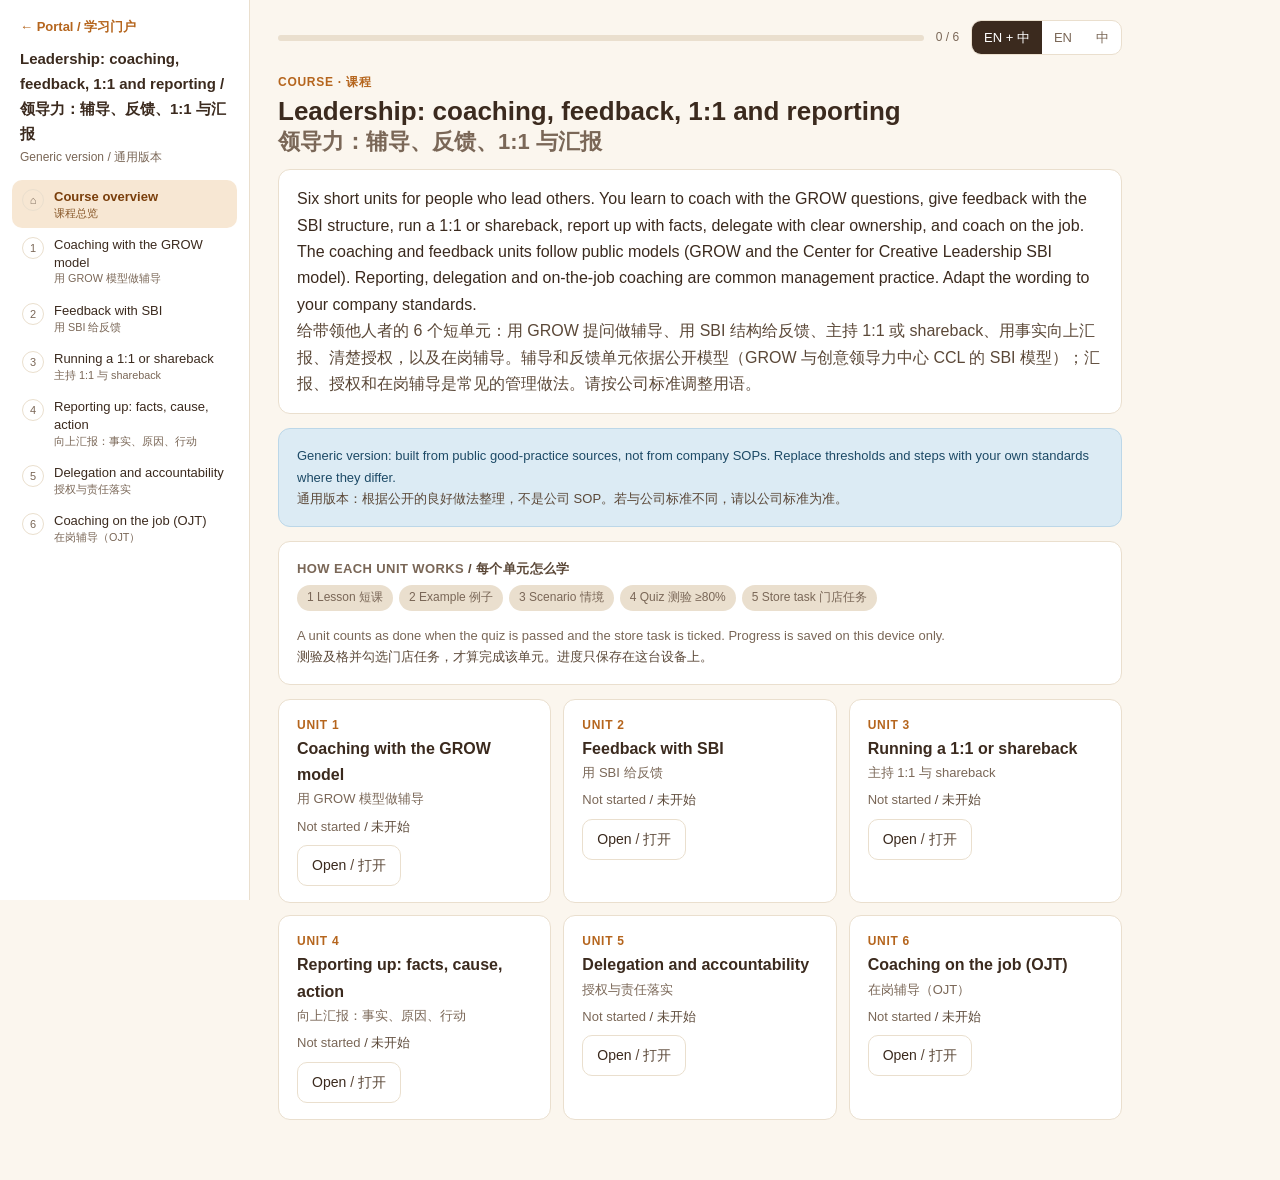
<file: led/index.html>
<!DOCTYPE html>
<html lang="zh-Hans">
<head>
<meta charset="utf-8">
<meta name="viewport" content="width=device-width, initial-scale=1">
<title>Leadership 领导力 — Kelvin Team Training</title>
<link rel="stylesheet" href="../shared/style.css">
</head>
<body class="lang-both">
<div class="app">
<aside id="side"></aside>
<main>
 <div class="top">
  <button class="menu" id="menu" aria-label="Menu">Menu 目录</button>
  <div class="bar"><i id="barfill"></i></div>
  <span class="pc" id="pc"></span>
  <div class="seg" role="group" aria-label="Language">
   <button data-l="both" class="on">EN + 中</button><button data-l="en">EN</button><button data-l="zh">中</button>
  </div>
 </div>
 <div id="view"></div>
</main>
</div>
<script>
(function(){

window.COURSE={"id":"led","en":"Leadership: coaching, feedback, 1:1 and reporting","zh":"领导力：辅导、反馈、1:1 与汇报","intro":["Six short units for people who lead others. You learn to coach with the GROW questions, give feedback with the SBI structure, run a 1:1 or shareback, report up with facts, delegate with clear ownership, and coach on the job. The coaching and feedback units follow public models (GROW and the Center for Creative Leadership SBI model). Reporting, delegation and on-the-job coaching are common management practice. Adapt the wording to your company standards.","给带领他人者的 6 个短单元：用 GROW 提问做辅导、用 SBI 结构给反馈、主持 1:1 或 shareback、用事实向上汇报、清楚授权，以及在岗辅导。辅导和反馈单元依据公开模型（GROW 与创意领导力中心 CCL 的 SBI 模型）；汇报、授权和在岗辅导是常见的管理做法。请按公司标准调整用语。"],"units":[{"id":"l1","en":"Coaching with the GROW model","zh":"用 GROW 模型做辅导","lesson":["Coaching means helping a person find their own answer instead of telling them. GROW gives four steps, each led by questions. Goal: what do you want to achieve? Reality: what is happening now, and what have you tried? Options: what could you do, and what else? Will (way forward): which option will you take, by when, and what support do you need? Ask open questions, listen, and let the person talk more than you. Telling is still right in an emergency or when safety is at stake, but for development, questions build ownership.","辅导是帮助对方找到自己的答案，而不是直接告诉他。GROW 有四步，每一步用问题带领。目标（Goal）：你想达到什么？现状（Reality）：现在是什么情况，你试过什么？选项（Options）：你可以怎么做，还有吗？行动（Will / 前进的路）：你选哪一个，何时做，需要什么支持？多问开放性问题、认真聆听，让对方说得比你多。紧急或涉及安全时，直接告知仍然是对的；但在培养人时，提问更能建立责任感。"],"example":["Your AC says her team keeps missing the waste target. Goal: What would a good week look like? Reality: What did the waste log show this week? Options: What could you try, and what else? Will: Which one will you start tomorrow, and how will you check it by Friday?","你的 AC 说她的团队总是达不到损耗目标。目标：怎样的一周才算好？现状：这周损耗记录显示什么？选项：你可以试什么，还有吗？行动：明天开始哪一个，周五前怎么检查？"],"sc":{"q":["A leader sees an RM struggling with roster planning. The RM asks, What should I do? What is the better coaching response?","领导看到 RM 在排班上很吃力。RM 问：我该怎么做？更好的辅导回应是什么？"],"o":[{"t":["Say you are too busy to help","说太忙了没时间帮"],"ok":0,"w":["It cuts the learning chance and the relationship.","断送了学习机会，也伤害关系。"]},{"t":["Tell the RM exactly what roster to use","直接告诉 RM 要用哪种排班"],"ok":0,"w":["It solves today, but the RM does not learn and keeps asking.","解决了今天的问题，但 RM 没学到，下次还会问。"]},{"t":["Ask: what is your goal for the roster, what is happening now, what options do you see, and what will you try first?","问：你对排班的目标是什么、现在情况如何、你看到哪些选项、你先试哪一个？"],"ok":1,"w":["This follows GROW and builds the RM own thinking.","这符合 GROW，培养 RM 自己的思考。"]}]},"quiz":[{"q":["What does GROW stand for?","GROW 代表什么？"],"o":[["Goal, Reality, Options, Will","目标、现状、选项、行动"],["Grow, Reward, Observe, Win","成长、奖励、观察、赢"],["Goal, Review, Order, Work","目标、检讨、订货、工作"]],"a":0,"w":["Four steps led by questions.","四步，用问题带领。"]},{"q":["Which is a Reality question?","哪个是现状问题？"],"o":[["When will you start?","何时开始？"],["What is happening now and what have you tried?","现在情况如何，你试过什么？"],["What do you want to achieve?","你想达到什么？"]],"a":1,"w":["Reality explores the present.","现状是探讨当下。"]},{"q":["In coaching, who should talk more?","辅导时谁该多说？"],"o":[["The coach","辅导者"],["Equal always","永远一样多"],["The coachee","被辅导的人"]],"a":2,"w":["Questions let the person think and speak.","提问让对方思考并发言。"]},{"q":["When is telling better than coaching?","什么时候直接告知比辅导好？"],"o":[["Emergency or safety","紧急或安全问题"],["Always","永远"],["Never","永远不"]],"a":0,"w":["Safety cannot wait for a conversation.","安全问题不能等对话。"]},{"q":["What should the Will step end with?","行动这一步要以什么结束？"],"o":[["Nothing","什么都没有"],["A chosen action, a date, and support needed","选定的行动、日期和所需支持"],["A long list","一长串清单"]],"a":1,"w":["A commitment makes it real.","有承诺才会落实。"]}],"task":["Hold one 15-minute GROW conversation with a team member about one real issue. Write the goal, the option they chose and the date. Do not give advice unless asked.","与一位团队成员就一个真实议题做一次 15 分钟的 GROW 对话。写下目标、对方选的选项和日期。除非对方要求，否则不给建议。"],"src":[["Google re:Work: coach using the GROW model","https://rework.withgoogle.com/intl/en/guides/coach-using-the-grow-model"],["MindTools: the GROW model","https://www.mindtools.com/your-toolkit/coaching-goals/grow-model/"],["University of Cambridge: GROW model (people development)","https://www.ppd.admin.cam.ac.uk/files/people_development-grow_model.pdf"]]},
{"id":"l2","en":"Feedback with SBI","zh":"用 SBI 给反馈","lesson":["SBI, from the Center for Creative Leadership, keeps feedback specific and non-judgmental. Situation: say when and where. Behavior: describe what you saw or heard, not your opinion of the person. Impact: say the effect on the customer, the team or the result. CCL adds a second I, Intent: ask what the person meant, because the only way to know intent is to ask. Use SBI for praise as well as for correction, give it soon after the event, and in private for corrections.","SBI 来自创意领导力中心（CCL），让反馈具体且不带评判。情境（Situation）：说明何时何地。行为（Behavior）：描述你看到或听到的，而不是你对人的看法。影响（Impact）：说出对顾客、团队或结果的影响。CCL 还加了第二个 I：意图（Intent）：问对方原本想怎样，因为要知道意图只能问。表扬和纠正都可以用 SBI；要尽快给，纠正时私下进行。"],"example":["Situation: At today lunch peak. Behavior: I saw you leave the counter twice to restock while three customers were waiting. Impact: the queue reached six people and two left. Intent: What were you trying to do? Together agree what to do next time.","情境：今天午市高峰。行为：我看到你两次离开柜台去补货，当时有三位顾客在等。影响：队伍排到六个人，有两位离开了。意图：你当时想做什么？然后一起约定下次怎么做。"],"sc":{"q":["You want to give feedback to a crew member who is often late. Which opening follows SBI?","你要给常迟到的员工反馈。哪一种开头符合 SBI？"],"o":[{"t":["You are always lazy and careless.","你总是懒散又不负责。"],"ok":0,"w":["That is a judgment about the person, not a behavior.","这是对人的评判，不是行为。"]},{"t":["On Monday and Wednesday you clocked in at 8:20 for the 8:00 shift. The bake counter was not ready and the first customers waited. What happened?","周一和周三你 8:20 才打卡，班次是 8:00。柜台没准备好，第一批顾客在等。发生了什么事？"],"ok":1,"w":["It names the situation, the observable behavior and the impact, then asks about intent.","它说出情境、可观察的行为和影响，再询问意图。"]},{"t":["Others are complaining about you.","别人在抱怨你。"],"ok":0,"w":["It is vague hearsay and gives nothing to act on.","模糊的传闻，没有可行动的内容。"]}]},"quiz":[{"q":["What does SBI stand for?","SBI 代表什么？"],"o":[["Speak, Believe, Insist","说、相信、坚持"],["Situation, Behavior, Impact","情境、行为、影响"],["Sales, Budget, Income","销售、预算、收入"]],"a":1,"w":["Developed by CCL.","由 CCL 提出。"]},{"q":["Which is a behavior?","哪个是行为？"],"o":[["You are rude","你很无礼"],["You have a bad attitude","你态度不好"],["You raised your voice at the customer","你对顾客提高了音量"]],"a":2,"w":["Behavior is observable. The others are labels.","行为是可观察的，其他是标签。"]},{"q":["What does the second I in SBII mean?","SBII 的第二个 I 是什么？"],"o":[["Intent","意图"],["Instruction","指示"],["Insist","坚持"]],"a":0,"w":["Ask what they meant.","问对方原本的意图。"]},{"q":["Should SBI be used for praise too?","SBI 也可以用在表扬吗？"],"o":[["Only yearly","只限年度"],["Yes","可以"],["No","不可以"]],"a":1,"w":["Specific praise repeats good behavior.","具体的表扬能让好行为重复出现。"]},{"q":["Where should corrective feedback be given?","纠正性反馈该在哪里给？"],"o":[["Before the whole team","在全队面前"],["At the year-end review","年终检讨时"],["In private, soon after","私下并尽快"]],"a":2,"w":["Timely and private protects dignity.","及时又私下，能保护对方尊严。"]}],"task":["Give two SBI feedbacks this week: one positive, one corrective. Write the Situation, Behavior and Impact for each and what the person said about intent.","本周给两次 SBI 反馈：一次表扬、一次纠正。分别写下情境、行为、影响，以及对方对意图的回答。"],"src":[["CCL: use SBI to understand intent","https://www.ccl.org/blog/feedback-you-can-fathom/"],["University of Calgary: SBI model in one-on-one meetings","https://www.ucalgary.ca/hr/training-development/connect-perform/one-one-meetings/sbi-model"],["MindTools: the Situation-Behavior-Impact feedback tool","https://prime.mindtools.com/pages/article/situation-behavior-impact-feedback.htm"]]},
{"id":"l3","en":"Running a 1:1 or shareback","zh":"主持 1:1 与 shareback","lesson":["A 1:1 is the person meeting, not a status meeting. Keep a fixed time, and let the other person set much of the agenda. A simple structure: check in (how are you), their topics, results against their goals (numbers and facts), coaching with GROW, feedback with SBI, and agreed actions with owner and date. In a shareback, bring the data first, ask the person for their own read before you give yours, then agree the next step. Take short notes and start the next 1:1 by reviewing last time actions. For two-on-one sessions, agree beforehand who leads and who takes notes so the person does not feel outnumbered.","1:1 是以人为本的会面，不是进度汇报会。时间固定，让对方决定大部分议程。简单结构：开场关心、对方的议题、对照目标看结果（数字与事实）、用 GROW 辅导、用 SBI 反馈、约定行动（负责人与日期）。做 shareback 时先拿出数据，先问对方自己的看法再说你的，然后约定下一步。简短记录，下次 1:1 先检查上次的行动。两人对一人的面谈，事先约定谁主持、谁记录，避免对方觉得被围攻。"],"example":["A 45-minute shareback: 5 min check-in, 10 min results versus goals, 15 min discuss with GROW questions, 10 min feedback, 5 min agree three actions with owners and dates.","45 分钟的 shareback：5 分钟开场、10 分钟对照目标看结果、15 分钟用 GROW 提问讨论、10 分钟反馈、5 分钟约定三项行动（含负责人与日期）。"],"sc":{"q":["In the 1:1 your RM spends the first 20 minutes listing problems. You have a lot to say about the numbers. What do you do?","1:1 一开始 RM 花了 20 分钟列举问题。你对数字有很多话想说。你怎么做？"],"o":[{"t":["Listen, summarise what you heard, then ask which one problem matters most and use GROW to work on it","聆听并总结你听到的，再问哪个问题最重要，然后用 GROW 来处理"],"ok":1,"w":["It respects the person and moves to action on one issue.","尊重对方，并把重点放在一个问题上落实行动。"]},{"t":["Cancel the 1:1 because it is not useful","取消 1:1，因为没用"],"ok":0,"w":["Cancelling removes the one place where this can be fixed.","取消就失去了能解决问题的场合。"]},{"t":["Interrupt and give your solutions","打断并说出你的解法"],"ok":0,"w":["The RM stops thinking and starts waiting for instructions.","RM 不再思考，只等指示。"]}]},"quiz":[{"q":["What is the main purpose of a 1:1?","1:1 的主要目的是什么？"],"o":[["Check attendance","查勤"],["Read the report aloud","读报告"],["Develop the person and remove obstacles","培养人并扫除障碍"]],"a":2,"w":["It is the person meeting.","它是以人为本的会面。"]},{"q":["Who should set most of the agenda?","谁该决定大部分议程？"],"o":[["The other person","对方"],["The leader only","只有领导"],["Nobody","没人"]],"a":0,"w":["It gives ownership.","让对方有主人翁感。"]},{"q":["In a shareback, what comes first?","shareback 里先做什么？"],"o":[["List mistakes","列出错误"],["Show the data, ask for their read","拿出数据，问对方的看法"],["Give your conclusion","先给结论"]],"a":1,"w":["Facts first, their view before yours.","先事实，先听他的看法。"]},{"q":["How should the next 1:1 begin?","下一次 1:1 如何开始？"],"o":[["Start fresh with new topics","直接谈新议题"],["Skip to feedback","直接给反馈"],["Review last actions","检查上次的行动"]],"a":2,"w":["Follow-through builds trust.","跟进能建立信任。"]},{"q":["What helps in a two-on-one session?","两人对一人的面谈要注意什么？"],"o":[["Agree beforehand who leads and who notes","事先约定谁主持谁记录"],["Both talk at once","两人同时发言"],["Take no notes","不记录"]],"a":0,"w":["It avoids the person feeling outnumbered.","避免对方被围攻的感觉。"]}],"task":["Plan one 1:1 using the structure above. Send the person two topics you will cover and ask for theirs. After the meeting write the three agreed actions with owners and dates.","用上面的结构规划一次 1:1。事先把你要谈的两个议题发给对方，并请对方提出他的议题。会后写下三项约定行动，含负责人与日期。"],"src":[["University of Calgary: SBI model in one-on-one meetings","https://www.ucalgary.ca/hr/training-development/connect-perform/one-one-meetings/sbi-model"],["Google re:Work: coach using the GROW model","https://rework.withgoogle.com/intl/en/guides/coach-using-the-grow-model"]]},
{"id":"l4","en":"Reporting up: facts, cause, action","zh":"向上汇报：事实、原因、行动","lesson":["Your boss wants three things from a report: where we are, why, and what you will do. Lead with the answer, then give facts, cause, action, owner, deadline and expected impact. Compare actual to budget and last year, and explain both dollars and percentage points. Separate fact from opinion, say what you do not yet know, and bring one recommendation, not only problems. Bad news travels early: raise a risk when you see it, with a plan. Keep it to one page or five minutes. Be ready to show the numbers behind each claim.","上司要从汇报里知道三件事：现在在哪里、为什么、你要怎么做。先说结论，再给事实、原因、行动、负责人、期限和预期影响。对比实际、预算和去年，并同时解释金额与百分点。区分事实与意见，说清楚还不知道的部分，带上一个建议而不只是问题。坏消息要早说：看到风险就带着计划提出来。控制在一页或五分钟内，每个说法都要能拿出背后的数字。"],"example":["Headline: Store profit is $2,000 below budget this month. Fact: sales −4%, waste 7% against 5% limit. Cause: extra afternoon batches. Action: cut the 4pm batch, owner BOH Lead, from Monday. Impact: about $1,000 a month. Risk: sell-out at 5pm, so we will track it.","结论：本月门店利润比预算少 $2,000。事实：销售 −4%，损耗 7%，上限 5%。原因：下午多烤。行动：取消 4 点那批，负责人 BOH Lead，周一起执行。影响：每月约 $1,000。风险：5 点可能售罄，我们会追踪。"],"sc":{"q":["Your weekly report is due and the store missed target. You are tempted to start with the long explanation. What is better?","每周汇报到期，门店没达标。你很想从冗长的解释开始。更好的做法是什么？"],"o":[{"t":["Send the raw numbers and let them figure it out","只发原始数字让上司自己看"],"ok":0,"w":["Numbers without cause and action are not a report.","只有数字没有原因与行动，不算汇报。"]},{"t":["Explain every cause first so the boss is not upset","先把所有原因解释一遍，免得上司不高兴"],"ok":0,"w":["The boss has to dig for the point. Lead with the answer.","上司得自己挖重点。先说结论。"]},{"t":["Start with the result and gap, then the cause, the action, owner, deadline and expected impact","先说结果与差距，再说原因、行动、负责人、期限和预期影响"],"ok":1,"w":["It is clear, short and shows you own the fix.","清楚简短，也显示你负责解决。"]}]},"quiz":[{"q":["How should a report start?","汇报应怎样开始？"],"o":[["With the answer or main point","先说结论或重点"],["With the history","从背景讲起"],["With apologies","从道歉开始"]],"a":0,"w":["Lead with the answer.","先说结论。"]},{"q":["What is the report chain?","汇报链条是什么？"],"o":[["Sales, cost, profit","销售、成本、利润"],["Fact, cause, action, owner, deadline, impact","事实、原因、行动、负责人、期限、影响"],["Idea, hope, wish","想法、期待、愿望"]],"a":1,"w":["It makes the update usable.","让汇报可用。"]},{"q":["Sales fell from $100k to $92k. What is the change?","销售从 $100k 降到 $92k，变化是多少？"],"o":[["−8k%","−8k%"],["+8%","+8%"],["−8%","−8%"]],"a":2,"w":["(92 − 100) ÷ 100 = −8%.","(92 − 100) ÷ 100 = −8%。"]},{"q":["Why bring a recommendation?","为什么要带建议？"],"o":[["It shows ownership and speeds decisions","显示负责，加快决策"],["To avoid work","为了偷懒"],["It is optional style","只是风格"]],"a":0,"w":["Bring solutions, not only problems.","带解法，不只是问题。"]},{"q":["When should you raise a risk?","什么时候提出风险？"],"o":[["Never","永远不提"],["As soon as you see it, with a plan","一看到就提，并附上计划"],["After it happens","发生后"]],"a":1,"w":["Early warning gives options.","早提醒才有选择。"]}],"task":["Write your next weekly update in the chain format on one page. Mark each line as fact or opinion. Ask your boss afterwards what was missing.","用链条格式写下你下一次的每周汇报，一页为限，每一行标明是事实还是意见。事后问上司还缺了什么。"],"src":[]},
{"id":"l5","en":"Delegation and accountability","zh":"授权与责任落实","lesson":["Delegating means handing over a result, not only a task, and staying accountable for it. Before you delegate, choose the right person and be clear about five things: the outcome you want, the deadline, the measure of success, the limits of their authority, and when you will check in. Match the amount of control to the person skill and the risk. Give support, not interference: ask for their plan, agree check-in times, and resist taking the work back. When it goes wrong, ask what happened and what to change, then fix the system. Praise results publicly and credit the person.","授权是交出结果，而不只是任务，并且你仍对结果负责。授权前选对人，并说清楚五件事：想要的成果、期限、成功的衡量标准、对方的权限范围、何时检查进度。控制的程度要配合对方的能力和风险。给支持，不要干涉：请对方说出计划，约定检查时间，忍住不要把工作拿回来。出了问题，先问发生了什么、要怎么改，再修正制度。成果要公开肯定，并把功劳归给对方。"],"example":["Delegate to the BOH Lead: Outcome: cut waste from 7% to 5% in six weeks. Measure: weekly waste % in the log. Authority: change bake quantities within the plan, ask me for anything above $200. Check-in: every Friday for 10 minutes.","授权给 BOH Lead：成果：六周内把损耗从 7% 降到 5%。衡量：损耗记录里的每周损耗率。权限：在计划内调整烘焙数量，超过 $200 的先问我。检查：每周五 10 分钟。"],"sc":{"q":["You delegated the roster to your AC. On Tuesday you see a mistake and feel like taking it back. What is better?","你把排班授权给 AC。周二你看到一个错误，很想把工作拿回来。更好的做法是什么？"],"o":[{"t":["Take it back and fix it yourself","拿回来自己改"],"ok":0,"w":["The AC learns the work is never really theirs.","AC 会觉得这工作从来不属于自己。"]},{"t":["Ask the AC to walk you through the plan, point out the gap with SBI, and let the AC fix it","请 AC 讲解计划，用 SBI 指出问题，让 AC 自己修正"],"ok":1,"w":["You stay accountable, but the person keeps ownership and learns.","你仍然负责，但对方保有主权并从中学习。"]},{"t":["Say nothing and hope it works out","什么都不说，期待它自己好"],"ok":0,"w":["Delegating is not abandoning. You still check in.","授权不是放手不管，仍要检查。"]}]},"quiz":[{"q":["What do you hand over when you delegate?","授权时交出什么？"],"o":[["Your accountability","你的责任"],["A result and its authority","结果与相应的权限"],["Only a task","只有任务"]],"a":1,"w":["You remain accountable.","你仍然负责。"]},{"q":["Which is NOT one of the five things to make clear?","哪个不是要说清楚的五件事之一？"],"o":[["Outcome","成果"],["Deadline","期限"],["Who else can be blamed","还有谁可以被怪罪"]],"a":2,"w":["The five are outcome, deadline, measure, authority, check-in.","五件事：成果、期限、衡量、权限、检查。"]},{"q":["How much control should you keep?","应该保留多少控制？"],"o":[["Match skill and risk","配合能力与风险"],["Always full","永远完全"],["None","完全不要"]],"a":0,"w":["More support for newer people and higher risk.","新手和高风险的任务要多支持。"]},{"q":["When a delegated task goes wrong, what first?","授权的事出错，先做什么？"],"o":[["Take it back","拿回来"],["Ask what happened and what to change","问发生了什么、要怎么改"],["Blame","责怪"]],"a":1,"w":["Learn and fix the system.","学习并修正制度。"]},{"q":["Who gets the credit for a good result?","好成果的功劳归谁？"],"o":[["The leader only","只有领导"],["Nobody","没人"],["The person who did it","做的人"]],"a":2,"w":["Credit builds ownership.","肯定建立主人翁精神。"]}],"task":["Delegate one real task using the five clarity points. Write them down, share with the person, and check in at the agreed time. Note what you did not take back.","用五个明确点授权一件真实任务。写下来、与对方分享，并按约定时间检查。记下你忍住没有拿回来的部分。"],"src":[]},
{"id":"l6","en":"Coaching on the job (OJT)","zh":"在岗辅导（OJT）","lesson":["Training a new person on the job works best in four steps: Tell (explain why and how), Show (do it while they watch), Let them do it while you watch, and Review (give SBI feedback and agree the next step). Break the job into small parts, check understanding by asking them to explain it back, and record progress against a checklist so anyone can see what is done. Match support to readiness: a beginner needs clear instructions, an improving person needs coaching, a capable person needs trust. Keep food safety steps non-negotiable from day one.","在岗培训新人，四步最有效：讲（说明为什么与怎么做）、示范（边做边让他看）、让他做你在旁观察、检讨（用 SBI 给反馈并约定下一步）。把工作拆成小块，请对方复述来确认理解，并对照清单记录进度，让任何人都看得到完成了什么。支持要配合对方的成熟度：新手需要明确指示，进步中的人需要辅导，能干的人需要信任。食品安全步骤从第一天起就没有商量余地。"],"example":["Teach a new FOH staff to open the display: Tell (why a full display sells), Show (set it up in 10 minutes), Do (they set it while you watch), Review (SBI: you faced items well, the price tags were off; fix and do it again tomorrow).","教新的 FOH 员工开陈列：讲（为什么陈列饱满好卖）、示范（10 分钟摆好）、做（他自己摆你观察）、检讨（SBI：商品前推做得好，价格标签有错；改正并明天再做一次）。"],"sc":{"q":["A new staff member watched you make a sandwich once and now does it alone. Two customers waited long and one filling was wrong. What next?","新员工看你做过一次三明治后就独自做，两位顾客等很久，还有一个馅料放错。接下来怎么做？"],"o":[{"t":["Go back to the four steps: show again, let him do it with you watching, then review with SBI and track it on the checklist","回到四步：再示范、让他在你旁观下做、用 SBI 检讨，并记在清单上"],"ok":1,"w":["Skills come from guided practice and feedback, not one demo.","技能来自有指导的练习与反馈，不是一次示范。"]},{"t":["Let him learn by trying on customers","让他在顾客身上边试边学"],"ok":0,"w":["It puts the customer experience and safety at risk.","会让顾客体验和安全冒风险。"]},{"t":["Tell him he is too slow and not suitable","说他太慢、不适合"],"ok":0,"w":["Judging the person ignores that the training skipped steps.","评判人，却忽略了培训跳过了步骤。"]}]},"quiz":[{"q":["What are the four OJT steps?","OJT 的四步是什么？"],"o":[["Hire, fire, rehire, retire","聘、解、再聘、退"],["Plan, bake, sell, count","计划、烘焙、销售、盘点"],["Tell, show, let them do, review","讲、示范、让他做、检讨"]],"a":2,"w":["Guided practice beats one demo.","有指导的练习胜过一次示范。"]},{"q":["How do you check understanding?","怎样确认对方理解？"],"o":[["Ask them to explain it back","请他复述"],["Ask, Do you understand?","问：你懂了吗？"],["Assume yes","当作懂了"]],"a":0,"w":["Explaining back shows real understanding.","复述才看得出真懂。"]},{"q":["Why use a checklist?","为什么用清单？"],"o":[["It is paperwork","只是文书"],["Anyone can see progress","任何人都看得到进度"],["To punish","惩罚"]],"a":1,"w":["Shared record of what is done.","共享的完成记录。"]},{"q":["A beginner needs mostly:","新手主要需要："],"o":[["Total freedom","完全自由"],["No supervision","不要监督"],["Clear instructions","明确的指示"]],"a":2,"w":["Match support to readiness.","支持配合成熟度。"]},{"q":["Food safety steps during OJT are:","OJT 期间的食品安全步骤是："],"o":[["Non-negotiable from day one","从第一天起不能商量"],["Taught later","以后再教"],["Optional","可选"]],"a":0,"w":["Safety does not wait.","安全不能等。"]}],"task":["Pick one OJT staff and one skill. Break it into 4 to 6 checklist steps, run Tell-Show-Do-Review, and record the progress. Write one SBI feedback you gave.","选一位 OJT 员工和一项技能。拆成 4 到 6 个清单步骤，做讲-示范-做-检讨，并记录进度。写下你给的一次 SBI 反馈。"],"src":[["University of Calgary: SBI model in one-on-one meetings","https://www.ucalgary.ca/hr/training-development/connect-perform/one-one-meetings/sbi-model"]]}]};

})();
</script>
<script src="../shared/engine.js"></script>
</body>
</html>
</file>
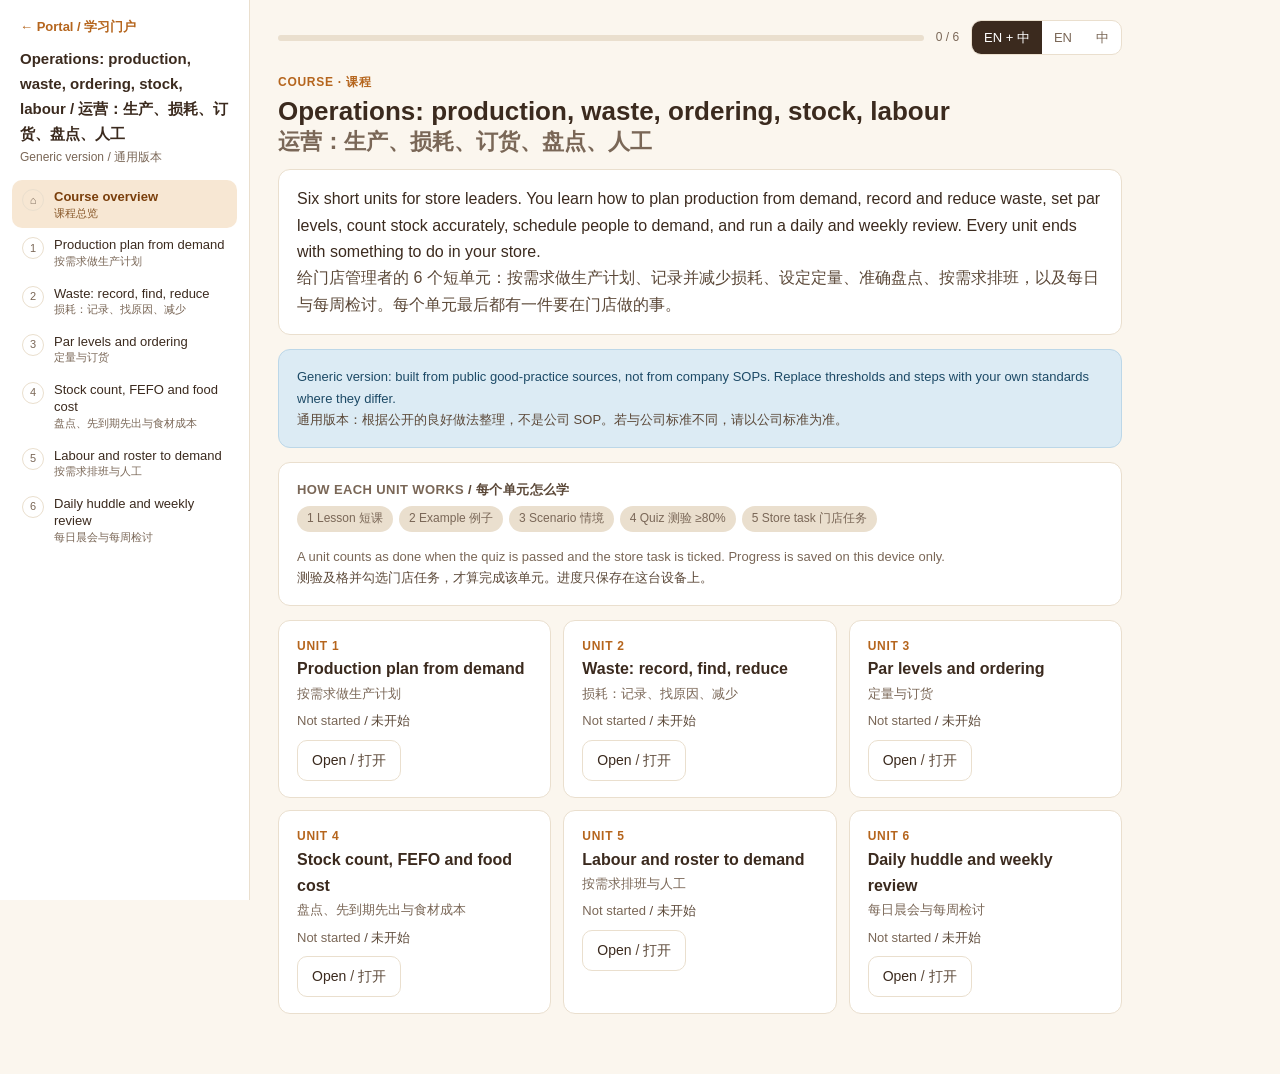
<file: ops/index.html>
<!DOCTYPE html>
<html lang="zh-Hans">
<head>
<meta charset="utf-8">
<meta name="viewport" content="width=device-width, initial-scale=1">
<title>Operations — Bakery Team Academy 运营课程</title>
<link rel="stylesheet" href="../shared/style.css">
</head>
<body class="lang-both">
<div class="app">
<aside id="side"></aside>
<main>
 <div class="top">
  <button class="menu" id="menu" aria-label="Menu">Menu 目录</button>
  <div class="bar"><i id="barfill"></i></div>
  <span class="pc" id="pc"></span>
  <div class="seg" role="group" aria-label="Language">
   <button data-l="both" class="on">EN + 中</button><button data-l="en">EN</button><button data-l="zh">中</button>
  </div>
 </div>
 <div id="view"></div>
</main>
</div>
<script>
(function(){
function mk(pre,ins,outs,note){
 var html='<div class="hr hr6" style="grid-template-columns:repeat(auto-fit,minmax(120px,1fr))">'+ins.map(function(f,i){return '<div><label>'+f[0]+' / '+f[1]+'</label><input type="number" min="0" step="any" id="'+pre+i+'" value="'+f[2]+'"></div>';}).join('')+'</div>'
 +'<div class="err" id="'+pre+'e">Enter numbers of 0 or more. 请输入大于或等于0的数字。</div>'
 +'<div class="kpi">'+outs.map(function(o,j){return '<div><span class="note">'+o[0]+' / '+o[1]+'</span><b id="'+pre+'o'+j+'"></b></div>';}).join('')+'</div>'
 +(note?'<p class="note">'+note+'</p>':'');
 return {html:html,init:function(){
  function upd(){
   var v=[],bad=false,i;
   for(i=0;i<ins.length;i++){var r=document.getElementById(pre+i).value.trim();if(r===''||isNaN(+r)||+r<0)bad=true;v.push(+r);}
   var e=document.getElementById(pre+'e');
   if(bad){e.style.display='block';return;}
   e.style.display='none';
   outs.forEach(function(o,j){document.getElementById(pre+'o'+j).textContent=o[2](v);});
  }
  document.getElementById('tool').addEventListener('input',upd);upd();}};
}
function r1(n){return (Math.round(n*10)/10).toString();}
function d(n){return '$'+Math.round(n).toLocaleString('en-US');}
function dd(n){return '$'+(Math.round(n*100)/100).toFixed(2);}

window.COURSE={id:'ops',en:'Operations: production, waste, ordering, stock, labour',zh:'运营：生产、损耗、订货、盘点、人工',
intro:['Six short units for store leaders. You learn how to plan production from demand, record and reduce waste, set par levels, count stock accurately, schedule people to demand, and run a daily and weekly review. Every unit ends with something to do in your store.','给门店管理者的 6 个短单元：按需求做生产计划、记录并减少损耗、设定定量、准确盘点、按需求排班，以及每日与每周检讨。每个单元最后都有一件要在门店做的事。'],
units:[
{id:'u1',en:'Production plan from demand',zh:'按需求做生产计划',
 lesson:['A production plan says what to bake, how many, and when. Build it from demand, not habit: look at the last 4 to 8 same weekdays, separate weekdays, weekends, holidays and events, and time the bake waves to land before each peak. Three numbers tell you if the plan works: sell-through % (sold ÷ produced), waste % (unsold ÷ produced) and the time each item sold out. Low waste alone is not success. If items sell out early you lose sales. Never reach a waste target by cutting the display below standard.','生产计划决定烤什么、烤多少、何时烤。要根据需求而不是习惯来做：看最近 4 至 8 个同一星期几，区分平日、周末、假期和活动，并让烘焙批次在每个高峰之前完成。三个数字判断计划好不好：售罄率（售出 ÷ 生产）、损耗率（没卖出 ÷ 生产）和每个品项的售罄时间。只看低损耗不算成功，太早售罄就损失销售。不能为了达到损耗目标把陈列减到标准以下。'],
 example:['Plan 100, sold 82: sell-through 82%, waste 18%. At $2 cost per unit the waste is 18 × $2 = $36 a day, about $1,080 in a 30-day month.','计划 100、售出 82：售罄率 82%，损耗率 18%。每件成本 $2，每天损耗 18 × $2 = $36，30 天约 $1,080。'],
 tool:mk('a',[['Produced','生产量',100],['Sold','售出',82],['Cost per unit $','每件成本 $',2]],[['Sell-through %','售罄率',function(v){return v[0]>0?r1(v[1]/v[0]*100)+'%':'-';}],['Waste %','损耗率',function(v){return v[0]>0?r1((v[0]-v[1])/v[0]*100)+'%':'-';}],['Waste per day','每日损耗金额',function(v){return dd(Math.max(v[0]-v[1],0)*v[2]);}],['Waste per 30 days','30天损耗',function(v){return d(Math.max(v[0]-v[1],0)*v[2]*30);}]],'If sold is higher than produced, enter the produced quantity you really had. 若售出多于生产，请填实际拥有的数量。'),
 sc:{q:['Your store bakes the same 100 units of an item every day. Monday sells 70, Saturday sells out by 3pm. What do you do first?','门店每天同一品项都烤 100 件。周一只卖 70 件，周六下午 3 点就售罄。你首先做什么？'],
  o:[{t:['Cut to 90 every day to reduce waste','每天都减到 90 件以减少损耗'],ok:0,w:['That removes waste on Monday but makes Saturday sell out even earlier and loses more sales.','周一损耗少了，但周六会更早售罄，损失更多销售。']},
     {t:['Plan by day type and add a Saturday bake wave before the peak','按日型安排，并在周六高峰前加一批烘焙'],ok:1,w:['Demand differs by day, so the plan should too. A wave before the peak keeps the display full when customers come.','需求每天不同，计划也应不同。高峰前加一批，顾客来的时候陈列才是满的。']},
     {t:['Ask staff to sell faster on Monday','叫员工周一卖快一点'],ok:0,w:['Selling harder cannot fix a plan that does not match demand.','再努力卖也解决不了与需求不符的计划。']}]},
 quiz:[
  {q:['Which three numbers tell you if the plan works?','哪三个数字能判断计划好不好？'],o:[['Sell-through %, waste %, sold-out time','售罄率、损耗率、售罄时间'],['Sales, rent, labour','销售、租金、人工'],['TC, AC, margin','客流、客单、利润率']],a:0,w:['These show over-production, under-production and timing.','它们反映生产过量、不足和时间是否对。']},
  {q:['Plan 80, sold 60. What is the waste %?','计划 80，售出 60，损耗率是多少？'],o:[['20%','20%'],['25%','25%'],['75%','75%']],a:1,w:['(80 − 60) ÷ 80 = 25%.','(80 − 60) ÷ 80 = 25%。']},
  {q:['Waste is only 2% but three items sold out at noon. Is the plan good?','损耗只有 2%，但三个品项中午就售罄，计划好吗？'],o:[['Yes, waste is low','好，损耗低'],['No, early sell-outs lose sales','不好，太早售罄损失销售'],['It does not matter','没关系']],a:1,w:['Low waste can hide under-production.','低损耗可能掩盖生产不足。']},
  {q:['How many past days should you look at?','应该参考过去多少天的数据？'],o:[['Yesterday only','只看昨天'],['Last 4 to 8 same weekdays','最近 4 至 8 个同一星期几'],['Last year only','只看去年']],a:1,w:['Same weekdays give a fair pattern and smooth out one-off days.','同一星期几最能反映规律，也不受单日异常影响。']},
  {q:['When should a bake wave be ready?','烘焙批次应何时完成？'],o:[['After the peak starts','高峰开始后'],['Before the peak starts','高峰开始前'],['At closing','打烊时']],a:1,w:['Stock and display must be in place when customers arrive.','顾客到来时货和陈列就要就位。']}],
 task:['Pick one item. Compare planned vs sold for the last 4 same weekdays. Write the gap and one change you will make to the plan.','选一个品项，对比最近 4 个同一星期几的计划量与售出量，写下差距和一项要调整的计划。'],
 src:[['NSW Love Food Hate Waste: Don\'t waste your dough (bakery food waste guide)','https://www.lovefoodhatewaste.nsw.gov.au/sites/default/files/2023-06/Dont-waste-your-dough.pdf'],['NSW Love Food Hate Waste: Bread and Bakery Sector Action Plan','https://www.lovefoodhatewaste.nsw.gov.au/sites/default/files/2023-02/Bread-and-Bakery-Sector-Action-Plan_Full-Report-1.pdf'],['Our bilingual summary of its Retail and Foodservice sections 中英摘要（零售、餐饮服务）','../notes/nsw-bakery-summary.html']]},

{id:'u2',en:'Waste: record, find, reduce',zh:'损耗：记录、找原因、减少',
 lesson:['Waste is stock that is made or bought but not sold: unsold items, drops, damage, expired and quality rejects. Record every discard at the moment it happens with item, quantity and reason. Review the top 5 items and the top reasons every week. Unrecorded waste does not disappear: it shows up later as a gap between the MIA food cost and the ABC food cost. Industry sources suggest bakery waste can reach double-digit percentages of production, so small daily habits matter.','损耗是做了或买了但没卖出去的货：没卖掉的、掉落、损坏、过期和品质不合格。每次丢弃当场记录品项、数量、原因。每周检讨前 5 个品项和主要原因。没记录的损耗不会消失，它会变成 MIA 与 ABC 食材成本之间的差额。行业资料显示，烘焙的损耗可占生产量的两位数百分比，所以每天的小习惯很重要。'],
 example:['Waste $180 in a month with sales $5,000 is 3.6% of sales. Compare with your outlet waste vs sales limit (5% in this training). Dropped bread: 3 × $1.50 = $4.50 each time it is not recorded.','一个月损耗 $180、销售 $5,000，占销售 3.6%，与门店损耗占销售上限（本培训为 5%）对比。掉落面包 3 × $1.50 = $4.50，每次没记录就少算这一笔。'],
 tool:mk('b',[['Waste $','损耗金额 $',180],['Sales $','销售 $',5000],['Limit %','上限 %',5]],[['Waste % of sales','损耗占销售',function(v){return v[1]>0?r1(v[0]/v[1]*100)+'%':'-';}],['Status','状态',function(v){return v[1]>0?(v[0]/v[1]*100>v[2]?'Above limit 超出':'Within limit 在范围内'):'-';}]],'The limit is the outlet waste vs sales limit used in this training. Use your company figure if different. 上限为本培训使用的数字，公司数字不同时以公司为准。'),
 sc:{q:['A customer drops a bread. Staff put it straight in the bin and carry on serving. What should have happened?','顾客把面包掉在地上，员工直接丢进垃圾桶就继续服务。应该怎么做？'],
  o:[{t:['Nothing, it is only one bread','没事，只是一个面包'],ok:0,w:['Small unrecorded items add up and show as a food cost gap.','小笔没记录的损耗累积起来，会变成食材成本差额。']},
     {t:['Record item, quantity and reason in the waste log at once','马上在损耗记录里写下品项、数量和原因'],ok:1,w:['Recording at the moment keeps the numbers true and lets you find the real causes.','当场记录才能让数字真实，也才能找到真正原因。']},
     {t:['Record it at the end of the week from memory','周末凭记忆补记录'],ok:0,w:['Memory is unreliable and items get missed.','凭记忆不可靠，容易漏。']}]},
 quiz:[
  {q:['When should a discard be recorded?','什么时候记录丢弃？'],o:[['At the moment it happens','发生当下'],['At month end','月底'],['Only if it is expensive','只有贵的才记']],a:0,w:['Immediate recording is the most accurate.','当场记录最准确。']},
  {q:['Where does unrecorded waste show up?','没记录的损耗会出现在哪里？'],o:[['Nowhere','哪里都不会'],['In the MIA vs ABC food cost variance','MIA 与 ABC 食材成本的差额'],['In rent','租金']],a:1,w:['The stock left but no record explains it.','货没了却没有记录解释，就变成差额。']},
  {q:['Waste $120, sales $4,000. Waste % of sales?','损耗 $120，销售 $4,000，损耗占销售多少？'],o:[['3%','3%'],['30%','30%'],['0.3%','0.3%']],a:0,w:['120 ÷ 4,000 = 3%.','120 ÷ 4,000 = 3%。']},
  {q:['What three things go in each waste entry?','每条损耗记录要写哪三项？'],o:[['Item, quantity, reason','品项、数量、原因'],['Name, date, signature','姓名、日期、签名'],['Price, supplier, batch','价格、供应商、批号']],a:0,w:['These let you total the cost and find the cause.','才能算出金额并找到原因。']},
  {q:['How do you reduce waste without hurting sales?','怎样减少损耗又不伤害销售？'],o:[['Cut the display','减少陈列'],['Fix the plan, timing and par using the data','用数据调整计划、时间和定量'],['Stop recording','不再记录']],a:1,w:['Fix the cause, not the display.','解决原因，而不是减少陈列。']}],
 task:['For one full day record every discard in the waste log. Total the cost and name the top reason.','整整一天把每次丢弃都记进损耗记录，算出总金额，并写出最主要的原因。'],
 src:[['Restroworks: reducing bakery waste','https://www.restroworks.com/blog/?p=24153'],['Toast: par level and food waste','https://pos.toasttab.com/blog/on-the-line/par-level']]},

{id:'u3',en:'Par levels and ordering',zh:'定量与订货',
 lesson:['A par level is the stock you want on hand so you do not run out. A common formula is: par = (average daily usage × delivery lead time in days) + safety stock. The order quantity is the par minus what is on hand now. Par is not fixed: raise or lower it for day type, season, promotions and events, and review it often. Too high means waste and tied-up cash. Too low means stock-outs and lost sales.','定量是为了不断货而要保持的库存。常用公式：定量 =（每日平均用量 × 送货提前天数）+ 安全库存。订货量 = 定量 − 现有库存。定量不是固定不变的：要按日型、季节、促销和活动调高或调低，并常常检讨。太高会浪费、占用资金；太低会断货、损失销售。'],
 example:['Flour: uses 20 kg a day, delivery takes 2 days, safety stock 10 kg. Par = (20 × 2) + 10 = 50 kg. With 18 kg on hand, order 50 − 18 = 32 kg.','面粉：每天用 20 公斤，送货要 2 天，安全库存 10 公斤。定量 =（20 × 2）+ 10 = 50 公斤。现有 18 公斤，订货 50 − 18 = 32 公斤。'],
 tool:mk('c',[['Daily usage','每日用量',20],['Lead time days','提前天数',2],['Safety stock','安全库存',10],['On hand','现有库存',18]],[['Par level','定量',function(v){return r1(v[0]*v[1]+v[2]);}],['Order quantity','订货量',function(v){return r1(Math.max(v[0]*v[1]+v[2]-v[3],0));}]],'Use the same unit for all four numbers. 四个数字使用同一单位。'),
 sc:{q:['A big promotion starts next week. Your par levels are the same as last month. What do you do?','下周有大型促销，定量和上个月一样。你怎么做？'],
  o:[{t:['Keep par unchanged to be safe','保持不变比较保险'],ok:0,w:['Demand will rise, so you risk stock-outs and lost sales.','需求会上升，容易断货、损失销售。']},
     {t:['Raise par for the promotion days using a demand estimate, then review after','按需求估算调高促销期的定量，事后再检讨'],ok:1,w:['Par should follow demand. Reviewing afterwards improves the next estimate.','定量应跟着需求走，事后检讨能让下次估算更准。']},
     {t:['Double every order','所有订货都加倍'],ok:0,w:['A blanket increase creates waste and ties up cash.','一刀切加倍会造成浪费、占用资金。']}]},
 quiz:[
  {q:['Which formula gives par level?','哪个公式算出定量？'],o:[['Usage × lead time + safety stock','用量 × 提前天数 + 安全库存'],['Sales − cost','销售 − 成本'],['Stock ÷ days','库存 ÷ 天数']],a:0,w:['Cover the lead time, plus a buffer.','要覆盖送货期，再加缓冲。']},
  {q:['Usage 15 a day, lead time 3 days, safety stock 5. Par?','每天用 15，提前 3 天，安全库存 5。定量？'],o:[['50','50'],['45','45'],['20','20']],a:0,w:['15 × 3 + 5 = 50.','15 × 3 + 5 = 50。']},
  {q:['Par 50, on hand 18. Order quantity?','定量 50，现有 18。订货量？'],o:[['32','32'],['18','18'],['68','68']],a:0,w:['Order up to par: 50 − 18 = 32.','补到定量：50 − 18 = 32。']},
  {q:['What is the risk of a par that is too high?','定量太高的风险是什么？'],o:[['Stock-outs','断货'],['Waste and tied-up cash','浪费和占用资金'],['Nothing','没有']],a:1,w:['Extra stock spoils or sits unused.','多余库存会过期或闲置。']},
  {q:['When should par be changed?','什么时候要调整定量？'],o:[['Never','从不'],['For day type, season, promotions and events','按日型、季节、促销和活动'],['Only each year','每年一次']],a:1,w:['Demand moves, so par must move.','需求会变，定量也要变。']}],
 task:['Choose 3 items. Work out the par for each and compare with what you order now. Write one change.','选 3 个品项，算出各自的定量，与现在的订货做法对比，写下一项调整。'],
 src:[['Square: PAR levels and FIFO','https://squareup.com/us/en/the-bottom-line/operating-your-business/manage-restaurant-inventory-across-ordering-channels'],['Toast: par inventory','https://pos.toasttab.com/ca/blog/on-the-line/par-inventory']]},

{id:'u4',en:'Stock count, FEFO and food cost',zh:'盘点、先到期先出与食材成本',
 lesson:['Food cost is only as accurate as the stock count. Count the same items, in the same places, at the same time and the same way every month, and have two people check. Use FEFO (first expired, first out): label each delivery with the received date and the expiry or best-before date, and use the stock that expires first. FIFO (first in, first out) is the basic version and works when older stock always expires first. Count high-value items more often (cycle counts) so problems show in days, not at month end. Link it to the finance course: variance = MIA − ABC − general packaging, and the tolerance in this training is 2% of net sales. Unrecorded dropped items and staff meals affect food cost only, not packaging.','食材成本的准确度取决于盘点的准确度。每月在同一时间、同一地点、用同一方法盘点同样的物品，并由两人核对。使用先到期先出（FEFO）：每批收货标上收货日期和到期日（或最佳食用期），先用最早到期的。先进先出（FIFO）是基本做法，适用于先到的货一定先到期的情况。贵重品项更常盘点（循环盘点），问题几天内就能发现，不必等到月底。与财务课衔接：差额 = MIA − ABC − 一般包装成本，本培训的容许范围是净销售的 2%。没记录的掉落和员工餐只影响食材成本，不影响包装。'],
 example:['Sales $100,000, variance $3,500 = 3.5%. This is above the 2% tolerance, so check the stock count list, unrecorded discards and staff meals.','销售 $100,000，差额 $3,500，占 3.5%，超过 2% 的容许范围，要检查盘点清单、没记录的丢弃和员工餐。'],
 tool:mk('d',[['Net sales $','净销售 $',100000],['Variance $','差额 $',3500],['Tolerance %','容许范围 %',2]],[['Variance %','差额占销售',function(v){return v[0]>0?(Math.round(v[1]/v[0]*10000)/100)+'%':'-';}],['Status','状态',function(v){return v[0]>0?(v[1]/v[0]*100>v[2]?'Investigate 要追查':'Within tolerance 在范围内'):'-';}]]),
 sc:{q:['A new staff member counts the shop stock but forgets the freezer. What happens to food cost?','新员工盘点时漏了冰柜。食材成本会怎样？'],
  o:[{t:['Nothing changes','没有影响'],ok:0,w:['Missing stock lowers the closing balance, which raises usage.','漏掉的库存让期末结存变少，用量就变大。']},
     {t:['Usage looks higher and food cost looks worse, so the variance grows','用量看起来变高，食材成本变差，差额变大'],ok:1,w:['A lower closing balance means higher calculated usage. Use a fixed count list with locations and two-person checks.','期末结存偏低，算出的用量就偏高。要用固定的盘点清单（含位置）并两人核对。']},
     {t:['Food cost looks better','食材成本看起来更好'],ok:0,w:['It goes the other way: missing stock makes usage look higher.','恰好相反：漏掉库存会让用量看起来更高。']}]},
 quiz:[
  {q:['What does FEFO stand for?','FEFO 是什么意思？'],o:[['First expired, first out','先到期先出'],['Fast in, fast out','快进快出'],['Fixed inventory, fixed order','固定库存固定订货']],a:0,w:['Use the stock that expires first.','先用最早到期的货。']},
  {q:['How do you make FEFO work?','怎样做到先到期先出？'],o:[['Label deliveries with the received and expiry dates','每批收货标上收货日期和到期日'],['Hide old stock','把旧货藏起来'],['Order less','少订货']],a:0,w:['Dates let anyone see which is oldest.','有日期，谁都看得出哪个最旧。']},
  {q:['Variance $2,400, sales $100,000, tolerance 2%. Result?','差额 $2,400，销售 $100,000，容许 2%。结果？'],o:[['Within tolerance','在范围内'],['Above tolerance','超出'],['Cannot tell','无法判断']],a:1,w:['2.4% is above 2%.','2.4% 高于 2%。']},
  {q:['Why count high-value items more often?','为什么贵重品项要更常盘点？'],o:[['They are quick and easy to count','它们数量少，很好数'],['A loss costs more, and counting often shows problems in days, not at month end','损失的金额更大，常盘点能在几天内发现问题，不必等到月底'],['It replaces the monthly count','可以取代月度盘点']],a:1,w:['Early detection limits the loss. The monthly count is still needed.','早发现，损失就小。月度盘点仍然需要。']},
  {q:['Which of these affects food cost only, not packaging?','哪项只影响食材成本，不影响包装？'],o:[['Dropped bread not recorded','没记录的掉落面包'],['Paper bag usage','纸袋用量'],['Box stock','盒子库存']],a:0,w:['Food items affect food cost; bags and boxes are packaging.','食物影响食材成本；袋子和盒子属于包装。']}],
 task:['Do a spot count of 5 high-value items. Compare with the system or last count and write any gap and its likely cause.','抽盘 5 个贵重品项，与系统或上次盘点对比，写下差距和可能原因。'],
 src:[['Petpooja: restaurant inventory step by step','https://blog.petpooja.com/procurement-cost-control/ultimate-guide-to-restaurant-inventory-management/'],['Square: FIFO','https://squareup.com/us/en/the-bottom-line/operating-your-business/manage-restaurant-inventory-across-ordering-channels'],['NetSuite: restaurant inventory control','https://www.netsuite.com/portal/resource/articles/inventory-management/restaurant-inventory-management.shtml']]},

{id:'u5',en:'Labour and roster to demand',zh:'按需求排班与人工',
 lesson:['Schedule people to hourly demand, not just to the day total. Sales alone is not enough, because basket size and buying patterns change by hour and day. Do not cut service at the peak: one retail study across 41 stores found every store was understaffed in its own three-hour daily peak. Remove idle overlap and overtime first, and move prep, stocking and cleaning into non-peak hours. Two measures: SPLH (sales per labour hour, also called SPMH, sales per man-hour; they mean the same) = sales ÷ labour hours, and labour % = labour cost ÷ sales. Keep food safety and legal staffing requirements.','要按每小时需求排班，不能只看全天总数。单看销售不够，因为客单和购买习惯每个小时、每一天都不同。高峰时不要削减服务人手：一项涵盖 41 间门店的零售研究发现，每间店在自己每天三小时的高峰都人手不足。先减少空闲重叠和加班，再把备料、补货、清洁移到非高峰。两个指标：SPLH（每人工小时销售，也叫 SPMH，即每工时销售，两者是同一个意思）= 销售 ÷ 人工小时；人工成本率 = 人工成本 ÷ 销售。必须遵守食品安全和法定人力要求。'],
 example:['Sales $3,000 over 80 labour hours: SPLH (SPMH) = $37.5. Labour cost $690: labour % = 690 ÷ 3,000 = 23%.','销售 $3,000、人工 80 小时：SPLH（SPMH）= $37.5。人工成本 $690：人工成本率 = 690 ÷ 3,000 = 23%。'],
 tool:mk('e',[['Sales $','销售 $',3000],['Labour hours','人工小时',80],['Labour cost $','人工成本 $',690]],[['SPLH / SPMH','每人工小时销售',function(v){return v[1]>0?dd(v[0]/v[1]):'-';}],['Labour %','人工成本率',function(v){return v[0]>0?r1(v[2]/v[0]*100)+'%':'-';}]]),
 sc:{q:['Labour % is high this month. A manager wants to cut one counter staff during the lunch peak. What is better?','本月人工成本率偏高。经理想在午市高峰减少一位柜台人手。更好的做法是什么？'],
  o:[{t:['Cut the peak staff, it saves the most','减高峰人手，省得最多'],ok:0,w:['Peak understaffing causes queues and lost sales, which hurts the ratio more.','高峰人手不足会排长队、损失销售，反而更伤比率。']},
     {t:['Find idle overlap and overtime in non-peak hours and fix those first','先找非高峰的空闲重叠和加班并改善'],ok:1,w:['This saves hours without cutting service when customers are there.','这样省下人工，又不影响有顾客时的服务。']},
     {t:['Ask staff to work faster','叫员工做快一点'],ok:0,w:['It does not fix a roster that does not match demand.','解决不了与需求不符的排班。']}]},
 quiz:[
  {q:['Sales $2,400, 60 labour hours. SPLH?','销售 $2,400，人工 60 小时，SPLH？'],o:[['$40','$40'],['$25','$25'],['$144','$144']],a:0,w:['2,400 ÷ 60 = 40.','2,400 ÷ 60 = 40。']},
  {q:['Labour cost $600, sales $2,500. Labour %?','人工 $600，销售 $2,500，人工成本率？'],o:[['24%','24%'],['4%','4%'],['41.7%','41.7%']],a:0,w:['600 ÷ 2,500 = 24%.','600 ÷ 2,500 = 24%。']},
  {q:['Which should you remove first?','应先减少哪个？'],o:[['Peak counter staff','高峰柜台人手'],['Idle overlap and overtime','空闲重叠和加班'],['Breaks','休息']],a:1,w:['They cost money without serving customers.','它们花钱却没服务到顾客。']},
  {q:['Why is daily revenue alone not enough for scheduling?','为什么只看每日销售不够排班？'],o:[['Basket size and buying patterns vary by hour','客单和购买习惯每小时不同'],['Revenue is always wrong','销售总是错的'],['It is enough','已经够了']],a:0,w:['The same sales can need different staffing at different hours.','同样的销售，不同时段需要的人手不同。']},
  {q:['Which tasks can move to non-peak hours?','哪些工作可移到非高峰？'],o:[['Prep, stocking, cleaning','备料、补货、清洁'],['Serving at the counter','柜台服务'],['Payment','收银']],a:0,w:['They do not need to happen while customers queue.','它们不必在顾客排队时做。']}],
 task:['Take one day. Put the roster next to hourly customer counts. Mark one idle overlap and one peak gap, and write the roster change.','选一天，把排班表和每小时客流并排放，标出一处空闲重叠和一处高峰缺口，写下要调整的排班。'],
 src:[['McKinsey: smarter schedules, better budgets','https://www.mckinsey.de/industries/retail/our-insights/smarter-schedules-better-budgets-how-to-improve-store-operations'],['Quinyx: the retail scheduling paradox','https://www.quinyx.com/blog/the-retail-scheduling-paradox'],['EHL: restaurant staff scheduling','https://insights.ehl.edu/restaurant-staff-scheduling']]},

{id:'u6',en:'Daily huddle and weekly review',zh:'每日晨会与每周检讨',
 lesson:['A short daily huddle keeps the numbers alive. In about 5 minutes: yesterday (sales vs target, waste, sold-out times), today (day type, bake waves, roster) and one focus. Weekly, the RM reviews trends, the top 5 waste and stock-out items, and agrees an action with an owner and a deadline. A good update follows one chain: fact, cause, action, owner, deadline, impact. Suggested escalation: team lead the same day, RM within 48 hours, then SRM and VPO in their regular reviews. Never trade food safety or quality for a number.','每日简短晨会让数字保持鲜活。约 5 分钟：昨天（销售对目标、损耗、售罄时间）、今天（日型、烘焙批次、排班）和一个重点。每周由 RM 检讨趋势、损耗和断货前 5 名的品项，并确定行动、负责人和期限。好的汇报遵循同一条链：事实、原因、行动、负责人、期限、影响。建议的升级：组长当天处理，RM 在 48 小时内，之后由 SRM 与 VPO 在定期检讨中跟进。不能为了数字牺牲食品安全或品质。'],
 example:['Fact: waste was 7% on Tuesday. Cause: an extra afternoon batch. Action: remove it. Owner: BOH Lead. Deadline: this Friday. Impact: about $30 a day.','事实：周二损耗 7%。原因：下午多烤一批。行动：取消该批。负责人：BOH Lead。期限：本周五。影响：每天约 $30。'],
 sc:{q:['In the huddle the team starts blaming each other for yesterday waste. What do you do?','晨会上大家开始互相责怪昨天的损耗。你怎么做？'],
  o:[{t:['Let them finish, then move on','让大家说完再继续'],ok:0,w:['Blame teaches people to hide numbers.','责怪只会让人隐瞒数字。']},
     {t:['Return to facts: what happened, the cause, one action, an owner and a deadline','拉回事实：发生什么、原因、一项行动、负责人和期限'],ok:1,w:['Facts and a clear owner turn a complaint into an action.','事实加上明确的负责人，把抱怨变成行动。']},
     {t:['Skip the huddle tomorrow','明天不开晨会了'],ok:0,w:['Skipping loses the routine that finds problems early.','不开就失去了及早发现问题的习惯。']}]},
 quiz:[
  {q:['About how long should the daily huddle be?','每日晨会大约多久？'],o:[['5 minutes','5 分钟'],['1 hour','1 小时'],['Once a month','每月一次']],a:0,w:['Short and regular beats long and rare.','短而固定，胜过长而少。']},
  {q:['What are the three parts of the huddle?','晨会的三个部分是什么？'],o:[['Yesterday, today, one focus','昨天、今天、一个重点'],['Rent, levy, salary','租金、外劳税、薪水'],['Praise, blame, close','表扬、责怪、结束']],a:0,w:['Look back, plan ahead, pick one thing.','回顾、规划、选一件事。']},
  {q:['What is the report chain?','汇报的链条是什么？'],o:[['Fact, cause, action, owner, deadline, impact','事实、原因、行动、负责人、期限、影响'],['Idea, plan, hope','想法、计划、希望'],['Sales, cost, profit','销售、成本、利润']],a:0,w:['Each step makes the update usable.','每一步都让汇报更可用。']},
  {q:['Who reviews the top waste items weekly?','每周谁检讨损耗前几名的品项？'],o:[['RM','RM'],['Nobody','没有人'],['The supplier','供应商']],a:0,w:['The RM owns the store result and reviews weekly.','RM 负责门店结果，每周检讨。']},
  {q:['A number is hit by cutting food quality. Is that acceptable?','靠降低食品品质达到数字，可以吗？'],o:[['Yes, the target is met','可以，达标了'],['No, safety and quality come first','不可以，安全与品质第一'],['Only on weekends','只在周末可以']],a:1,w:['Never trade safety or quality for a number.','不能为了数字牺牲安全或品质。']}],
 task:['Run the 5-minute huddle on three days this week. Write the one focus you chose each day and what changed.','本周有三天做 5 分钟晨会，写下每天选的重点以及有什么变化。'],
 src:[]}
]};
})();
</script>
<script src="../shared/engine.js"></script>
</body>
</html>
</file>
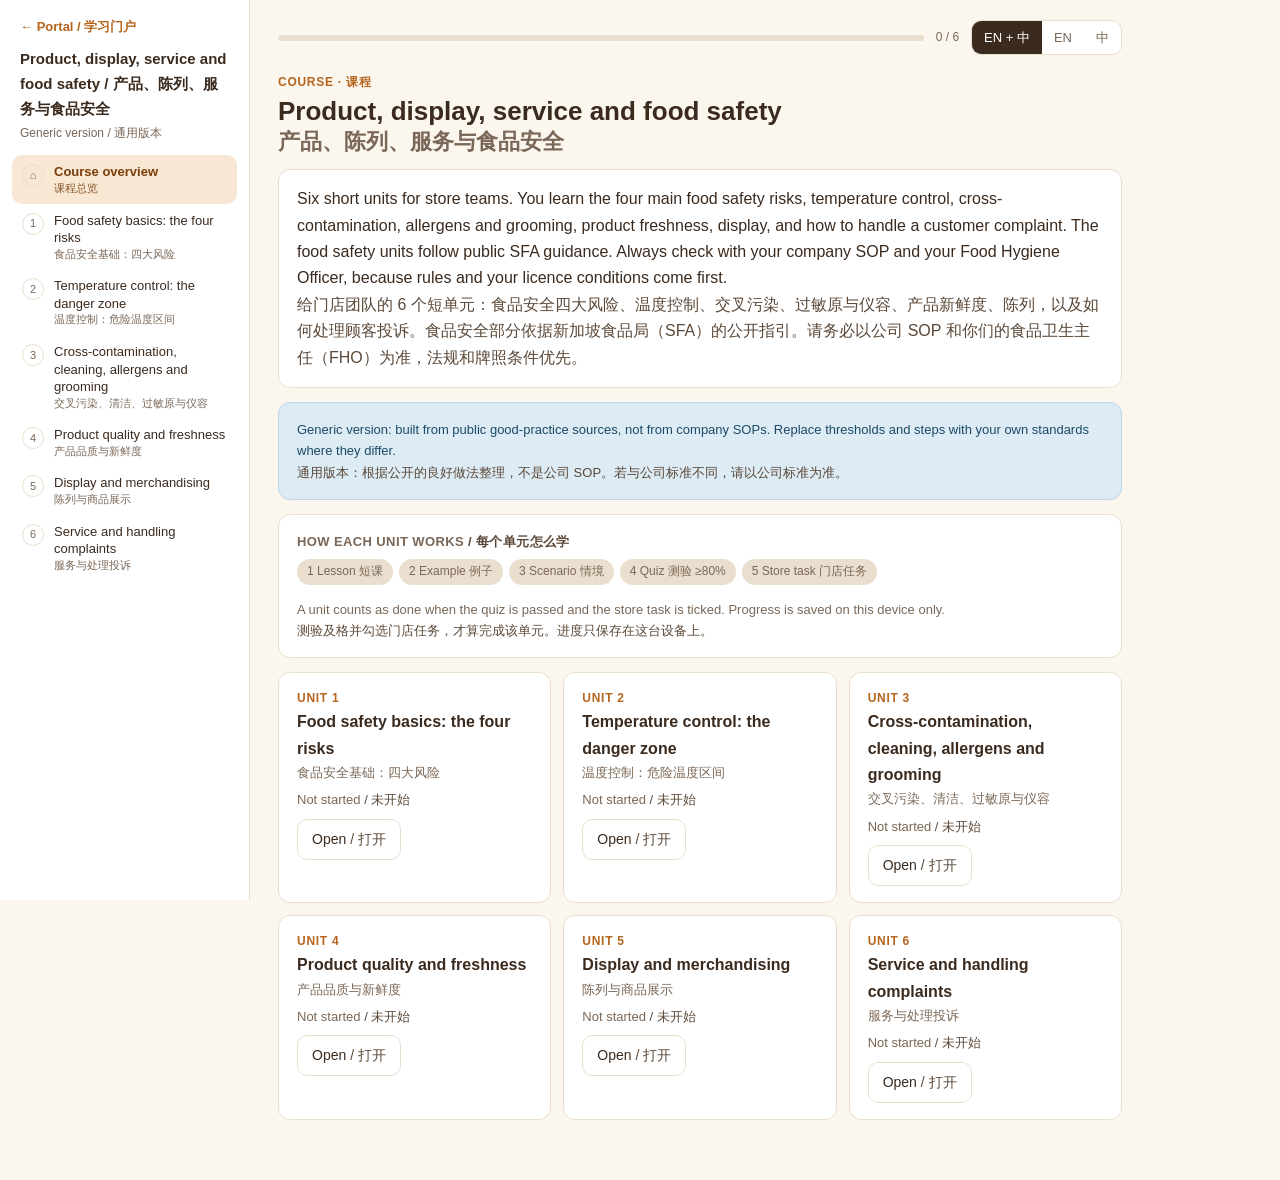
<file: prd/index.html>
<!DOCTYPE html>
<html lang="zh-Hans">
<head>
<meta charset="utf-8">
<meta name="viewport" content="width=device-width, initial-scale=1">
<title>Product, display, service, food safety 产品陈列服务食品安全 — Bakery Team Academy</title>
<link rel="stylesheet" href="../shared/style.css">
</head>
<body class="lang-both">
<div class="app">
<aside id="side"></aside>
<main>
 <div class="top">
  <button class="menu" id="menu" aria-label="Menu">Menu 目录</button>
  <div class="bar"><i id="barfill"></i></div>
  <span class="pc" id="pc"></span>
  <div class="seg" role="group" aria-label="Language">
   <button data-l="both" class="on">EN + 中</button><button data-l="en">EN</button><button data-l="zh">中</button>
  </div>
 </div>
 <div id="view"></div>
</main>
</div>
<script>
(function(){

function mk(pre,ins,outs,note){
 var html='<div class="hr hr6" style="grid-template-columns:repeat(auto-fit,minmax(120px,1fr))">'+ins.map(function(f,i){return '<div><label>'+f[0]+' / '+f[1]+'</label><input type="number" min="0" step="any" id="'+pre+i+'" value="'+f[2]+'"></div>';}).join('')+'</div>'
 +'<div class="err" id="'+pre+'e">Enter numbers of 0 or more. 请输入大于或等于0的数字。</div>'
 +'<div class="kpi">'+outs.map(function(o,j){return '<div><span class="note">'+o[0]+' / '+o[1]+'</span><b id="'+pre+'o'+j+'"></b></div>';}).join('')+'</div>'
 +(note?'<p class="note">'+note+'</p>':'');
 return {html:html,init:function(){
  function upd(){
   var v=[],bad=false,i;
   for(i=0;i<ins.length;i++){var r=document.getElementById(pre+i).value.trim();if(r===''||isNaN(+r)||+r<0)bad=true;v.push(+r);}
   var e=document.getElementById(pre+'e');
   if(bad){e.style.display='block';return;}
   e.style.display='none';
   outs.forEach(function(o,j){document.getElementById(pre+'o'+j).textContent=o[2](v);});
  }
  document.getElementById('tool').addEventListener('input',upd);upd();}};
}
function r1(n){return (Math.round(n*10)/10).toString();}

window.COURSE={"id":"prd","en":"Product, display, service and food safety","zh":"产品、陈列、服务与食品安全","intro":["Six short units for store teams. You learn the four main food safety risks, temperature control, cross-contamination, allergens and grooming, product freshness, display, and how to handle a customer complaint. The food safety units follow public SFA guidance. Always check with your company SOP and your Food Hygiene Officer, because rules and your licence conditions come first.","给门店团队的 6 个短单元：食品安全四大风险、温度控制、交叉污染、过敏原与仪容、产品新鲜度、陈列，以及如何处理顾客投诉。食品安全部分依据新加坡食品局（SFA）的公开指引。请务必以公司 SOP 和你们的食品卫生主任（FHO）为准，法规和牌照条件优先。"],"units":[
{"id":"p1","en":"Food safety basics: the four risks","zh":"食品安全基础：四大风险","lesson":["SFA analysed past foodborne disease outbreaks and found four leading risk factors: poor food handler or premises hygiene, improper temperature control, undercooked food, and cross-contamination. In a bakery, fillings such as cream, custard, egg and meat are the high-risk items. In Singapore, food handlers must have a valid WSQ Food Safety Course Level 1 and be registered with SFA, and licensees must not let untrained people (for example cashiers who are not qualified) help with food preparation. SFA also reminds operators that food handlers must not prepare food when unwell.","SFA 分析过去的食源性疾病爆发，找出四大风险：食品从业员或场所卫生不佳、温度控制不当、食物没煮熟、交叉污染。在烘焙店，奶油、卡士达、蛋和肉类馅料是高风险品项。在新加坡，食品从业员必须持有有效的 WSQ 食品安全课程第一级（FSC Level 1）并向 SFA 注册，持牌人不得让未受训的人（例如未取得资格的收银员）协助备餐。SFA 也提醒，食品从业员身体不适时不得处理食物。"],"example":["A new part-timer starts Monday and has not done FSC Level 1. Until he is trained and registered, keep him on tasks that do not involve preparing food, and ask your Food Hygiene Officer what he may do.","新来的兼职员工周一上班，还没上 FSC Level 1。在他受训并注册之前，只能做不涉及备餐的工作，并请教你们的食品卫生主任他可以做什么。"],"sc":{"q":["A staff member says he has diarrhoea but the store is short of people today. He offers to work the bake counter. What do you do?","一位员工说自己拉肚子，但今天人手不够，他愿意站面包柜台。你怎么做？"],"o":[{"t":["Ask him to wash his hands more often","叫他多洗手"],"ok":0,"w":["Handwashing helps, but it does not remove the risk from an unwell handler.","洗手有帮助，但消除不了生病员工带来的风险。"]},{"t":["Let him work, but wear gloves","让他上班，但戴手套"],"ok":0,"w":["Gloves do not make an unwell handler safe. SFA says food handlers must not prepare food when unwell.","戴手套并不能让生病的员工变安全。SFA 要求食品从业员不适时不得处理食物。"]},{"t":["Send him home or off food duty, then follow the sickness reporting rule and rearrange the roster","让他回家或不碰食物，按病假与上报规定处理，并重新安排排班"],"ok":1,"w":["Protect the customers first. Fix the roster separately, for example by calling a standby or moving breaks.","先保护顾客。人手问题另外解决，例如叫候补或调整休息时间。"]}]},"quiz":[{"q":["Which is one of the four leading risk factors in SFA analysis?","哪一项是 SFA 分析的四大风险之一？"],"o":[["Cross-contamination","交叉污染"],["Rent too high","租金太高"],["Slow service","服务太慢"]],"a":0,"w":["The four are hygiene, temperature control, undercooked food and cross-contamination.","四项是：卫生、温度控制、没煮熟、交叉污染。"]},{"q":["What certificate must a food handler hold in Singapore?","新加坡的食品从业员必须持有什么证书？"],"o":[["A degree","学位"],["WSQ Food Safety Course Level 1","WSQ 食品安全课程第一级"],["No certificate needed","不需要证书"]],"a":1,"w":["Food handlers need WSQ FSC Level 1 and must be registered with SFA.","食品从业员需要 FSC Level 1，并向 SFA 注册。"]},{"q":["Can an untrained cashier help prepare food?","未受训的收银员可以协助备餐吗？"],"o":[["No, licensees must not allow untrained people to help with preparation","不可以，持牌人不得让未受训的人协助备餐"],["Only on weekends","只在周末可以"],["Yes, if busy","忙的时候可以"]],"a":0,"w":["SFA states untrained people must not assist with food preparation.","SFA 规定未受训的人不得协助备餐。"]},{"q":["A handler is unwell. What is the right action?","有员工身体不适，正确做法是什么？"],"o":[["Keep working with a mask","戴口罩继续做"],["Take him off food handling","让他离开食物处理工作"],["Ignore it","不理会"]],"a":1,"w":["Unwell handlers must not prepare food.","生病的员工不得处理食物。"]},{"q":["Which bakery items are usually the highest risk?","烘焙店哪些品项通常风险最高？"],"o":[["Plain bread crust","纯面包外皮"],["Cream, custard, egg and meat fillings","奶油、卡士达、蛋和肉类馅料"],["Dry cookies in sealed packs","密封包装的干饼干"]],"a":1,"w":["Moist, protein-rich fillings let bacteria grow fast.","湿润、高蛋白的馅料让细菌生长很快。"]}],"task":["Check your store: list every food handler on the roster and mark whether each has a valid FSC Level 1 and is registered. Write down any gap and who will fix it.","检查门店：列出排班表上所有食品从业员，标出每人是否持有有效 FSC Level 1 并已注册。写下缺口和负责补上的人。"],"src":[["SFA: Food safety (four leading risk factors)","https://www.sfa.gov.sg/food-for-thought/article/detail/a-recipe-to-ensure-safe-food-for-all"],["SFA: Requirements for Food Handlers","https://www.sfa.gov.sg/food-handler-hygiene-officer/requirements-for-food-handler-hygiene-officer"],["SFA: Advisory on good food safety and personal hygiene practices (Dec 2024)","https://www.sfa.gov.sg/docs/default-source/circulars/others/2024/advisory-on-food-safety-practices-for-food-establishments_dec-24.pdf"]]},
{"id":"p2","en":"Temperature control: the danger zone","zh":"温度控制：危险温度区间","lesson":["Bacteria multiply fastest between 5°C and 60°C, which SFA calls the temperature danger zone. Keep cold food cold and hot food hot. SFA advises not to keep cooked or ready-to-eat food in the danger zone for more than four hours, and to discard it if it has been. Fridges and freezers keep food below 5°C. SFA warehousing guidance asks for chilled food at 4°C or below. Singapore is warm, so the clock runs faster in a busy shop: take only what you need out of the chiller, keep a time record for items on display, and check the chiller temperature at the start and during the day.","细菌在 5°C 到 60°C 之间繁殖最快，SFA 称之为温度危险区间。冷的要保持冷，热的要保持热。SFA 建议，煮熟或即食食物在危险区间不得超过四小时，超过就要丢弃。冰箱和冷冻库把食物保持在 5°C 以下；SFA 仓储指引要求冷藏食品保持在 4°C 或以下。新加坡天气热，繁忙的门店里时间过得更快：只从冷柜拿出需要的量，给陈列品记录开始时间，并在开店和营业中检查冷柜温度。"],"example":["A cream cake has been on the open counter for 2.5 hours. Time left under the 4-hour rule: 1.5 hours. At 4 hours it must be discarded and recorded as waste with the reason.","一个奶油蛋糕已在开放柜台放了 2.5 小时。按 4 小时规则还剩 1.5 小时。到 4 小时就必须丢弃，并在损耗记录写明原因。"],"tool":{"kind":"p2"},"sc":{"q":["At 3pm you find a tray of custard tarts that came out of the chiller at 10:30am and has been on display since. There is no time label. What do you do?","下午 3 点你发现一盘卡士达塔，早上 10:30 从冷柜拿出来陈列，没有时间标签。你怎么做？"],"o":[{"t":["Keep selling, they look fine","继续卖，看起来没问题"],"ok":0,"w":["Looks and smell do not show bacteria. 4.5 hours in the danger zone is beyond the limit.","外观和气味看不出细菌。4.5 小时已超过限制。"]},{"t":["Discard them, record the waste with the reason, and add time labels to every display tray","丢弃，记录损耗和原因，并给每个陈列盘加上时间标签"],"ok":1,"w":["Over 4 hours means discard. A time label would have made this easy to see and avoid.","超过 4 小时就要丢弃。时间标签可以让这一点一目了然，也能避免问题。"]},{"t":["Put them back in the chiller and sell tomorrow","放回冷柜明天再卖"],"ok":0,"w":["Cooling does not reset the time already spent in the danger zone.","再冷藏也无法抵消已经在危险区间的时间。"]}]},"quiz":[{"q":["What is the temperature danger zone?","温度危险区间是多少？"],"o":[["60°C to 100°C","60°C 到 100°C"],["5°C to 60°C","5°C 到 60°C"],["0°C to 20°C","0°C 到 20°C"]],"a":1,"w":["Bacteria multiply most rapidly there.","细菌在这个区间繁殖最快。"]},{"q":["How long can cooked or ready-to-eat food stay in the danger zone (SFA advice)?","煮熟或即食食物在危险区间最多多久（SFA 建议）？"],"o":[["Up to 12 hours","最多 12 小时"],["Until it looks bad","直到看起来变坏"],["No more than 4 hours","不超过 4 小时"]],"a":2,"w":["Discard anything left beyond 4 hours.","超过 4 小时就要丢弃。"]},{"q":["A tray has been out 3.5 hours. How many hours are left?","一盘已放 3.5 小时，还剩多少小时？"],"o":[["0.5 hours","0.5 小时"],["1.5 hours","1.5 小时"],["4 hours","4 小时"]],"a":0,"w":["4 − 3.5 = 0.5.","4 − 3.5 = 0.5。"]},{"q":["Does putting food back in the chiller reset the clock?","放回冷柜会重新计时吗？"],"o":[["Only for cakes","只有蛋糕会"],["Yes","会"],["No, time already spent in the danger zone counts","不会，已在危险区间的时间照算"]],"a":2,"w":["The bacteria already grew.","细菌已经生长了。"]},{"q":["What should chilled food temperature be (SFA warehousing guidance)?","冷藏食品的温度应是多少（SFA 仓储指引）？"],"o":[["10°C","10°C"],["20°C","20°C"],["4°C or below","4°C 或以下"]],"a":2,"w":["Keep the cold chain unbroken.","不要中断冷链。"]}],"task":["Take the temperature of every chiller and showcase now and again before closing. Write each reading and check that every display tray has a time label. Fix one gap.","现在以及打烊前各量一次所有冷柜和展示柜的温度，写下读数，并检查每个陈列盘是否有时间标签。改善一处缺口。"],"src":[["SFA: Safe food practices (temperature danger zone)","https://www.sfa.gov.sg/food-safety-tips/safe-food-practices"],["SFA: Food safety (four leading risk factors)","https://www.sfa.gov.sg/food-for-thought/article/detail/a-recipe-to-ensure-safe-food-for-all"],["SFA: Good warehousing practices (cold chain)","https://sfa.gov.sg/docs/default-source/food-manufacturing-and-storage/goodwarehousingpractices.pdf"]]},
{"id":"p3","en":"Cross-contamination, cleaning, allergens and grooming","zh":"交叉污染、清洁、过敏原与仪容","lesson":["Cross-contamination is when germs or allergens move from one food, surface, hand or tool to another. Prevent it with separate boards, knives and tongs for raw and ready-to-eat food, clean and sanitise surfaces between tasks, and wash hands properly at the right moments: after the toilet, after touching raw food, bins, money or phones, and before handling ready-to-eat food. Use SFA handwashing steps. Allergens are a separate risk: common ones include eggs, milk, wheat, nuts, soy and sesame. Know what is in each product, label it, and never guess when a customer asks. If you are not sure, say so and check with the kitchen or your manager. Follow your company allergen information. Grooming is part of the same barrier. When preparing, handling or displaying food, wear no jewellery or accessories: no rings, bracelets, watches, earrings, necklaces or piercings you cannot cover, and no false nails, nail polish, false eyelashes or strong perfume. Keep nails short and clean, tie hair back or cover it, and wear clean uniform and apron. Why: jewellery and watches collect and spread dirt and bacteria, they can fall into the food, and they stop hands from being washed properly; nail polish and false nails can chip into food; strong perfume can taint food. Public guidance from the UK, Hong Kong and others follows this. Some say a plain wedding band is allowed, but follow your company grooming standard.","交叉污染是指细菌或过敏原从一种食物、表面、手或工具转移到另一种。预防方法：生食与即食食物分开使用砧板、刀和夹子；换工作时清洁并消毒表面；在对的时机正确洗手：上厕所后、接触生食、垃圾桶、钱或手机后，以及处理即食食物前。洗手步骤依照 SFA 指引。过敏原是另一类风险：常见的有蛋、奶、小麦、坚果、大豆和芝麻。要知道每个产品含什么、做好标示，顾客询问时绝不能猜。不确定就如实说，并向厨房或经理确认。请遵守公司的过敏原资料。仪容也是同一道屏障。备餐、处理或陈列食物时，不戴任何首饰或配饰：不戴戒指、手链、手表、耳环、项链，遮不住的穿孔饰品也不行；不戴假指甲、不涂指甲油、不戴假睫毛、不喷浓香水。指甲要短而干净，头发扎好或戴发帽，穿干净的制服和围裙。原因：首饰和手表会积聚并传播污垢和细菌，可能掉进食物，还会让手洗不干净；指甲油和假指甲可能碎进食物；浓香水会让食物沾上异味。英国、香港等地的公开指引都是这样要求。有些指引允许戴素面婚戒，请以公司的仪容标准为准。"],"example":["Staff touch a till and a phone, then pick up a croissant with bare hands. Two moments to wash hands were missed, and the pastry is now a cross-contamination risk. Use tongs or gloves and wash hands after the till and phone. Grooming check at the start of a shift: ring on, watch on, nail polish chipped. Remove the ring and watch and store them in your locker, and do not handle food until the polish is removed or you are moved to non-food work.","员工摸过收银机和手机，再用手直接拿可颂。错过了两次洗手时机，这个可颂有交叉污染的风险。应使用夹子或手套，并在碰收银机和手机后洗手。班前仪容检查：戴着戒指和手表，指甲油已剥落。把戒指和手表取下放进储物柜；指甲油没卸掉之前不要碰食物，或先调去不接触食物的工作。"],"sc":{"q":["A customer with a nut allergy asks if the green tea cookie has nuts. You are not sure. What do you say?","一位对坚果过敏的顾客问抹茶饼干有没有坚果，你不确定。你怎么说？"],"o":[{"t":["I am not sure. Let me check the ingredient information with my manager before you decide","我不确定，让我先跟经理核对成分资料，您再决定"],"ok":1,"w":["Honest checking protects the customer. Never guess.","诚实地核对才能保护顾客，绝不能猜。"]},{"t":["Tell them to read the label themselves","叫他自己看标签"],"ok":0,"w":["Help the customer and check the information. Do not push the risk back to them.","要帮助顾客并核对资料，不能把风险推回给顾客。"]},{"t":["No, I think it is fine","没有，我觉得没问题"],"ok":0,"w":["Guessing about an allergen can cause serious harm.","对过敏原猜测可能造成严重伤害。"]}]},"quiz":[{"q":["What is cross-contamination?","什么是交叉污染？"],"o":[["Mixing two doughs","把两种面团混合"],["Over-baking","烤过头"],["Germs or allergens moving from one item to another","细菌或过敏原从一样东西转移到另一样"]],"a":2,"w":["It can come from hands, surfaces, tools or other food.","可能来自手、表面、工具或其他食物。"]},{"q":["When must hands be washed?","什么时候必须洗手？"],"o":[["After toilet, raw food, bins, money or phones, and before ready-to-eat food","上厕所、接触生食、垃圾桶、钱或手机之后，以及处理即食食物之前"],["Once at the start of shift","只在上班开始时一次"],["Only when visibly dirty","只有看得见脏时"]],"a":0,"w":["Hands pick up germs between tasks.","手在不同工作之间会沾上细菌。"]},{"q":["Which are common allergens?","哪些是常见过敏原？"],"o":[["Water","水"],["Eggs, milk, wheat, nuts, soy, sesame","蛋、奶、小麦、坚果、大豆、芝麻"],["Salt and sugar","盐和糖"]],"a":1,"w":["Know which products contain them.","要知道哪些产品含有它们。"]},{"q":["A customer asks about an ingredient you do not know. You should:","顾客问到你不知道的成分，你应该："],"o":[["Say you are not sure and check","说不确定并去核对"],["Say it is safe","说是安全的"],["Guess","猜"]],"a":0,"w":["Never guess about allergens.","过敏原绝不能猜。"]},{"q":["How do you prevent raw to ready-to-eat contamination?","怎样防止生食污染即食食物？"],"o":[["Separate boards and tools, clean and sanitise","分开砧板和工具，并清洁消毒"],["Use one board for everything","所有东西用同一块砧板"],["Rinse with water only","只用水冲"]],"a":0,"w":["Separation is the simplest barrier.","分开使用是最简单的屏障。"]},{"q":["Which of these should NOT be worn when handling food?","处理食物时，下列哪项不应该戴？"],"o":[["Plain clean uniform","干净的制服"],["Rings, bracelets and watches","戒指、手链和手表"],["Hair tied back","把头发扎好"]],"a":1,"w":["Jewellery and watches collect dirt and bacteria, can fall into food, and block proper handwashing.","首饰和手表会积聚污垢和细菌，可能掉进食物，也让手洗不干净。"]},{"q":["Why are nail polish and false nails not allowed?","为什么不允许涂指甲油和戴假指甲？"],"o":[["They look unprofessional only","只是看起来不专业"],["They can chip off into food and hide dirt","可能碎进食物并藏污垢"],["They make hands warmer","让手更暖"]],"a":1,"w":["Chips are a physical contamination risk and the surface can hide germs.","碎片是物理性污染风险，表面也能藏细菌。"]},{"q":["Your colleague arrives wearing a watch and earrings and starts at the bake counter. What do you do?","同事戴着手表和耳环来上班，直接站烘焙柜台。你怎么做？"],"o":[["Say nothing, they are busy","没关系，他很忙就不说"],["Remind them privately and kindly to remove them and store them in the locker before handling food","私下友善提醒，处理食物前把它们取下放进储物柜"],["Tell them off in front of customers","在顾客面前责备他"]],"a":1,"w":["Correct it at once, privately and respectfully. Food safety standards apply to everyone.","立即、私下且尊重地纠正。食品安全标准适用于所有人。"]}],"task":["Watch hand-washing moments for 30 minutes at the counter. Count the missed moments, show the team the SFA steps, and agree one habit to change. Also do a grooming check with your team before the shift: jewellery and watches off, nails short and clean without polish, hair tied or covered, clean uniform. Note anything you fixed.","在柜台观察 30 分钟的洗手时机，数一数漏掉几次，向团队示范 SFA 洗手步骤，并约定改变一个习惯。同时在班前和团队做一次仪容检查：首饰和手表取下、指甲短而干净且不涂指甲油、头发扎好或戴帽、制服干净。记下你纠正了什么。"],"src":[["SFA: Hand hygiene in food handling","https://sfa.gov.sg/food-information/risk-at-a-glance/hand-hygiene-in-food-handling"],["SFA: Food safety (four leading risk factors)","https://www.sfa.gov.sg/food-for-thought/article/detail/a-recipe-to-ensure-safe-food-for-all"],["SFA: Advisory on good food safety and personal hygiene practices (Dec 2024)","https://www.sfa.gov.sg/docs/default-source/circulars/others/2024/advisory-on-food-safety-practices-for-food-establishments_dec-24.pdf"],["Hong Kong CFS: clothing and jewellery","https://www.cfs.gov.hk/english/trade_zone/safe_kitchen/files/clothing.pdf"],["UK FSA: personal hygiene and fitness to work","https://www.food.gov.uk/sites/default/files/media/document/personal-hygiene-fitness-to-work.pdf"],["University of Cambridge catering: personal hygiene requirements","https://www.catering.admin.cam.ac.uk/sites/default/files/8_-_personal_hygiene_requirements_-_web_version_-_apr19_0.pdf"],["SFA: hygiene guidelines for service staff","https://www.SFA.gov.sg/docs/default-source/our-services/guidelines-on-good-hygiene-practices-by-service-staff-at-food-establishments_070319.pdf"]]},
{"id":"p4","en":"Product quality and freshness","zh":"产品品质与新鲜度","lesson":["Quality is what the customer sees, smells and tastes, and it is also a safety issue. Use FEFO (first expired, first out), label each batch with the bake or receive time, and follow the shelf-life rule for each product. Check the display at opening and at fixed times: appearance, smell, texture and temperature. Remove anything past its time or quality standard, and record the item, quantity and reason at once so the waste number stays true. Do not extend shelf life to save cost, and do not cut the display below standard to hit a waste target. If a customer reports a problem, keep the item if possible and tell your manager.","品质是顾客看到、闻到、尝到的，也是安全问题。使用先到期先出（FEFO），每一批标示烘焙或收货时间，遵守每个产品的保质规定。开店时和固定时间检查陈列：外观、气味、质地和温度。超过时间或不符品质标准的就撤下，并立即记录品项、数量和原因，让损耗数字保持真实。不能为了省成本延长保质期，也不能为了损耗目标把陈列减到标准以下。顾客反映问题时，尽可能保留该商品并通知经理。"],"example":["Quality walk at 11am: 20 items checked, 2 with flattened tops and 1 past its time label. Remove the 3, record them, and ask BOH to adjust the next bake. Pass rate = 17 ÷ 20 = 85%.","上午 11 点品质巡查：检查 20 个品项，2 个顶部塌陷，1 个已过时间标签。撤下这 3 个并记录，请 BOH 调整下一批烘焙。合格率 = 17 ÷ 20 = 85%。"],"sc":{"q":["Closing time is near and one tray of bread is just past its time label but still looks fine. The waste target for the day is tight. What do you do?","快打烊了，一盘面包刚过时间标签但看起来没问题，而今天的损耗目标很紧。你怎么做？"],"o":[{"t":["Change the label time","改标签上的时间"],"ok":0,"w":["Changing labels is dishonest and unsafe.","改标签是不诚实也不安全的。"]},{"t":["Sell it with a discount tonight","今晚打折卖掉"],"ok":0,"w":["Selling past the shelf-life rule is a quality and safety risk, no matter how it looks.","超过保质规定还卖，不管外观如何，都有品质与安全风险。"]},{"t":["Remove it, record it as waste with the reason, and tell BOH so the plan can be adjusted","撤下并记录损耗和原因，告诉 BOH 以调整生产计划"],"ok":1,"w":["Safety and quality come before the number. The record helps fix the plan.","安全与品质优先于数字。记录能帮助改进计划。"]}]},"quiz":[{"q":["What do you use to rotate stock?","用什么方法轮替库存？"],"o":[["FEFO (first expired, first out)","FEFO 先到期先出"],["LIFO (last in, first out)","LIFO 后进先出"],["Random","随便"]],"a":0,"w":["Use what expires first.","先用最早到期的。"]},{"q":["What goes on each batch label?","每批标签要写什么？"],"o":[["Nothing","什么都不写"],["Bake or receive time","烘焙或收货时间"],["Staff name only","只写员工名字"]],"a":1,"w":["It lets anyone see how old it is.","让任何人都看得出它有多久。"]},{"q":["20 items checked, 3 fail. What is the pass rate?","检查 20 个，3 个不合格，合格率多少？"],"o":[["15%","15%"],["17%","17%"],["85%","85%"]],"a":2,"w":["17 ÷ 20 = 85%.","17 ÷ 20 = 85%。"]},{"q":["Can you extend shelf life to reduce waste?","可以延长保质期来减少损耗吗？"],"o":[["Yes","可以"],["No, never against the rule","不可以，绝不违反规定"],["Only on Fridays","只有周五可以"]],"a":1,"w":["Safety first.","安全第一。"]},{"q":["What should you record when discarding?","丢弃时要记录什么？"],"o":[["Only the cost","只记金额"],["Item, quantity, reason","品项、数量、原因"],["Nothing if small","小的不用记"]],"a":1,"w":["Immediate and complete records keep waste numbers true.","当场且完整的记录让损耗数字真实。"]}],"task":["Do a quality walk of the whole display three times today (open, lunch, afternoon). Count the items checked and the pass rate. Write one cause for the fails.","今天对整个陈列做三次品质巡查（开店、午市、下午）。数一数检查数量和合格率，并写下不合格的一个原因。"],"src":[["SFA: Safe food practices (temperature danger zone)","https://www.sfa.gov.sg/food-safety-tips/safe-food-practices"],["SFA: Advisory on good food safety and personal hygiene practices (Dec 2024)","https://www.sfa.gov.sg/docs/default-source/circulars/others/2024/advisory-on-food-safety-practices-for-food-establishments_dec-24.pdf"]]},
{"id":"p5","en":"Display and merchandising","zh":"陈列与商品展示","lesson":["People buy bakery with their eyes. Practical rules from bakery and retail sources: keep the display full and abundant at peak, because a few items left look old and unwanted. Put the freshest, most attractive and higher-margin items at eye level, because goods at eye level get more attention and goods below waist level are often overlooked. Keep glass and counters clean, lighting good, and prices and names clear and correct on every item. Rotate and refresh the display so it does not get boring, and cross-merchandise items that go together. Do not merchandise beyond demand: a display that is full but over-produced creates waste. Link it to the production plan and bake waves.","顾客是用眼睛买面包的。来自烘焙与零售资料的实用规则：高峰时陈列要饱满丰富，因为只剩几个会显得旧而没人要。把最新鲜、最吸引人、毛利较高的品项放在视线高度，因为视线高度的商品更受注意，腰部以下常被忽略。保持玻璃和柜台干净、灯光良好，每个品项的名称和价格清楚且正确。轮换更新陈列避免单调，并把搭配的商品放在一起。不要超过需求陈列：陈列满但生产过量会造成损耗。要与生产计划和烘焙批次配合。"],"example":["At 11:30 the lunch peak starts. A full display of the top 5 items at eye level, with correct price tags, sells more than a half-empty one. If the best seller is placed at the bottom shelf, move it up and watch the sales for the next three days.","11:30 午市高峰开始。前 5 名畅销品放在视线高度、陈列饱满、价格标签正确，比半空的陈列卖得更好。如果畅销品放在最下层，把它移上来，观察接下来三天的销售。"],"sc":{"q":["It is 5pm, the evening peak is coming, and the display is thin. BOH says the next batch comes out at 5:30. What do you do?","下午 5 点，傍晚高峰快到，陈列偏少。BOH 说下一批 5:30 出炉。你怎么做？"],"o":[{"t":["Wait for the batch, customers will understand","等新一批出炉，顾客会理解"],"ok":0,"w":["The peak starts before the bake. Customers see a thin display and leave.","高峰比出炉早开始，顾客看到陈列少就走了。"]},{"t":["Rearrange and face the remaining items to look full, tidy the signs, and ask BOH to plan the wave earlier next time","重新整理并把剩余品项前推，让陈列看起来饱满，整理标示，并请 BOH 下次把批次提早"],"ok":1,"w":["Fix the display now and fix the plan so the wave lands before the peak.","现在先整理陈列，再调整计划，让批次在高峰前完成。"]},{"t":["Fill the display with slow sellers","用慢销品把陈列填满"],"ok":0,"w":["That creates waste and hides the products customers want.","这会造成损耗，还把顾客想要的商品藏起来了。"]}]},"quiz":[{"q":["Where should the best items go?","最好的品项该放哪里？"],"o":[["Behind the counter","柜台后面"],["At eye level","视线高度"],["On the floor","地上"]],"a":1,"w":["Eye level gets the most attention.","视线高度最受注意。"]},{"q":["Why keep the display full at peak?","为什么高峰要保持陈列饱满？"],"o":[["It is the rule only","只是规定"],["It saves cost","能省钱"],["A few left look old and unwanted","只剩几个会显得旧、没人要"]],"a":2,"w":["Fullness signals freshness and choice.","饱满代表新鲜和有得选。"]},{"q":["What must be on every item?","每个品项必须有什么？"],"o":[["Clear and correct name and price","清楚且正确的名称和价格"],["Nothing","什么都不用"],["Only a sticker","只有贴纸"]],"a":0,"w":["Customers must know what it is and what it costs.","顾客必须知道是什么、多少钱。"]},{"q":["What is the risk of an over-full display?","陈列过满的风险是什么？"],"o":[["None","没有"],["Waste","损耗"],["Higher sales always","销售一定更高"]],"a":1,"w":["Display beyond demand ends up unsold.","超过需求的陈列最后卖不掉。"]},{"q":["What is cross-merchandising?","什么是搭配陈列？"],"o":[["Moving everything daily","每天全部换位置"],["Hiding prices","隐藏价格"],["Placing items that go together near each other","把搭配的商品放在一起"]],"a":2,"w":["It encourages add-on sales.","能鼓励加购。"]}],"task":["Photograph the display at opening, at the lunch peak and at the evening peak. Mark one gap (thin, wrong shelf, wrong price) in each photo and write the fix.","在开店、午市高峰和傍晚高峰各拍一张陈列照片，每张标出一处问题（偏少、放错层、价格错），并写下改善方法。"],"src":[["Bakers Journal: nine tips for bakery presentation","https://www.bakersjournal.com/concepts-for-success-3725/"],["CSP: how to build and maintain the optimal bakery case","https://www.cspdailynews.com/foodservice/how-build-maintain-optimal-bakery-case-solution"],["Penn State Extension: merchandise presentation","https://extension.psu.edu/merchandise-presentation-for-agricultural-businesses"]]},
{"id":"p6","en":"Service and handling complaints","zh":"服务与处理投诉","lesson":["Good service is greet, serve quickly, serve accurately, and thank. When something goes wrong, use a simple recovery routine: Listen without interrupting, Apologise sincerely, Solve the problem within what you are allowed to do, and Thank the customer for telling you. Do not argue, and do not blame the team or the kitchen in front of the customer. Check the customer is satisfied. Record the complaint so patterns show. Food safety complaints (a foreign object, a customer feeling unwell, a suspected allergy reaction) go to the manager at once: keep the item if possible, record details, and follow the company procedure.","好的服务是：问候、快速、准确、道谢。出了问题，用简单的补救流程：专心聆听不打断、真诚道歉、在权限内解决问题、感谢顾客提出。不要争辩，也不要在顾客面前怪团队或厨房。确认顾客满意。记录投诉，才看得出规律。食品安全类的投诉（异物、顾客不适、疑似过敏反应）要立即通知经理：尽可能保留该商品，记录详情，并依公司程序处理。"],"example":["A customer says the croissant was stale. Listen (let her finish), apologise (I am sorry it was not fresh), solve (offer a replacement or refund within your limit), thank (thank you for telling us), then record the item, time and likely cause for BOH.","顾客说可颂不新鲜。聆听（让她说完）、道歉（很抱歉不新鲜）、解决（在权限内换新或退款）、道谢（谢谢您告诉我们），然后记录品项、时间和可能原因给 BOH。"],"sc":{"q":["A customer finds a hair in a pastry and is upset. What do you do first?","顾客在点心里发现一根头发，很生气。你首先做什么？"],"o":[{"t":["Listen, apologise sincerely, offer a replacement or refund, keep the item, tell your manager and record it","聆听、真诚道歉、提供换新或退款，保留该商品，通知经理并记录"],"ok":1,"w":["This follows listen, apologise, solve, thank, and treats it as a food safety report.","这符合聆听、道歉、解决、道谢的流程，并当作食品安全事件处理。"]},{"t":["Take it away quickly and say nothing","赶快拿走什么都不说"],"ok":0,"w":["Hiding it loses the customer and the chance to find the cause.","隐瞒会失去顾客，也失去找出原因的机会。"]},{"t":["Explain that it cannot be from us","解释说不可能是我们的"],"ok":0,"w":["Arguing makes it worse and ignores a food safety complaint.","争辩只会更糟，也无视了食品安全投诉。"]}]},"quiz":[{"q":["What is the first step when a customer complains?","顾客投诉时第一步是什么？"],"o":[["Explain the policy","解释规定"],["Argue the facts","辩论事实"],["Listen without interrupting","专心聆听不打断"]],"a":2,"w":["People first need to feel heard.","人们首先需要被听见。"]},{"q":["What do the four steps stand for here?","这四步是什么？"],"o":[["Listen, apologise, solve, thank","聆听、道歉、解决、道谢"],["Ignore, explain, refuse, close","忽略、解释、拒绝、结束"],["Sell, upsell, close, leave","推销、加购、成交、离开"]],"a":0,"w":["A simple routine anyone can remember.","人人都记得住的简单流程。"]},{"q":["Should you blame the kitchen in front of the customer?","可以在顾客面前怪厨房吗？"],"o":[["Only if true","只要是真的就可以"],["Yes","可以"],["No","不可以"]],"a":2,"w":["Own the problem as a team.","要作为团队承担问题。"]},{"q":["A customer reports feeling unwell after eating. Who do you tell?","顾客说吃了不舒服，你要通知谁？"],"o":[["Nobody","没人"],["Wait until closing","等打烊后"],["The manager at once","立即通知经理"]],"a":2,"w":["It is a food safety matter. Keep the item and record details.","这是食品安全事件。保留商品并记录详情。"]},{"q":["Why record complaints?","为什么要记录投诉？"],"o":[["Patterns show and fixes follow","才看得出规律并加以改善"],["For punishment","为了惩罚"],["It is optional","可有可无"]],"a":0,"w":["Repeated causes can be fixed at source.","重复出现的原因可以从源头解决。"]}],"task":["Role-play a complaint with a colleague using listen, apologise, solve, thank. Swap roles. Write one phrase you will use and one you will stop using.","与同事角色扮演一次投诉，使用聆听、道歉、解决、道谢，并交换角色。写下一句你会用的话和一句你不再用的话。"],"src":[["ICSC: resolve retail customer complaints in 4 steps","https://www.icsc.com/news-and-views/icsc-exchange/resolve-retail-customer-complaints-in-4-easy-steps"],["UF/IFAS: customer complaint procedure","https://ask.ifas.ufl.edu/hr005"],["EHL: service recovery checklist","https://insights.ehl.edu/resources/all-resources/service-recovery-checklist"]]}]};

window.COURSE.units[1].tool=mk('t',[['Hours in danger zone','在危险区间的小时数',2.5],['Limit hours','上限小时',4]],[['Hours left','还剩小时',function(v){return r1(Math.max(v[1]-v[0],0));}],['Status','状态',function(v){return v[0]>v[1]?'Discard 丢弃':'Within limit 在限内';}]],'Follow the shorter shelf-life rule of your own product SOP if there is one. 若公司对该产品有更短的保质规定，以公司为准。');

})();
</script>
<script src="../shared/engine.js"></script>
</body>
</html>
</file>
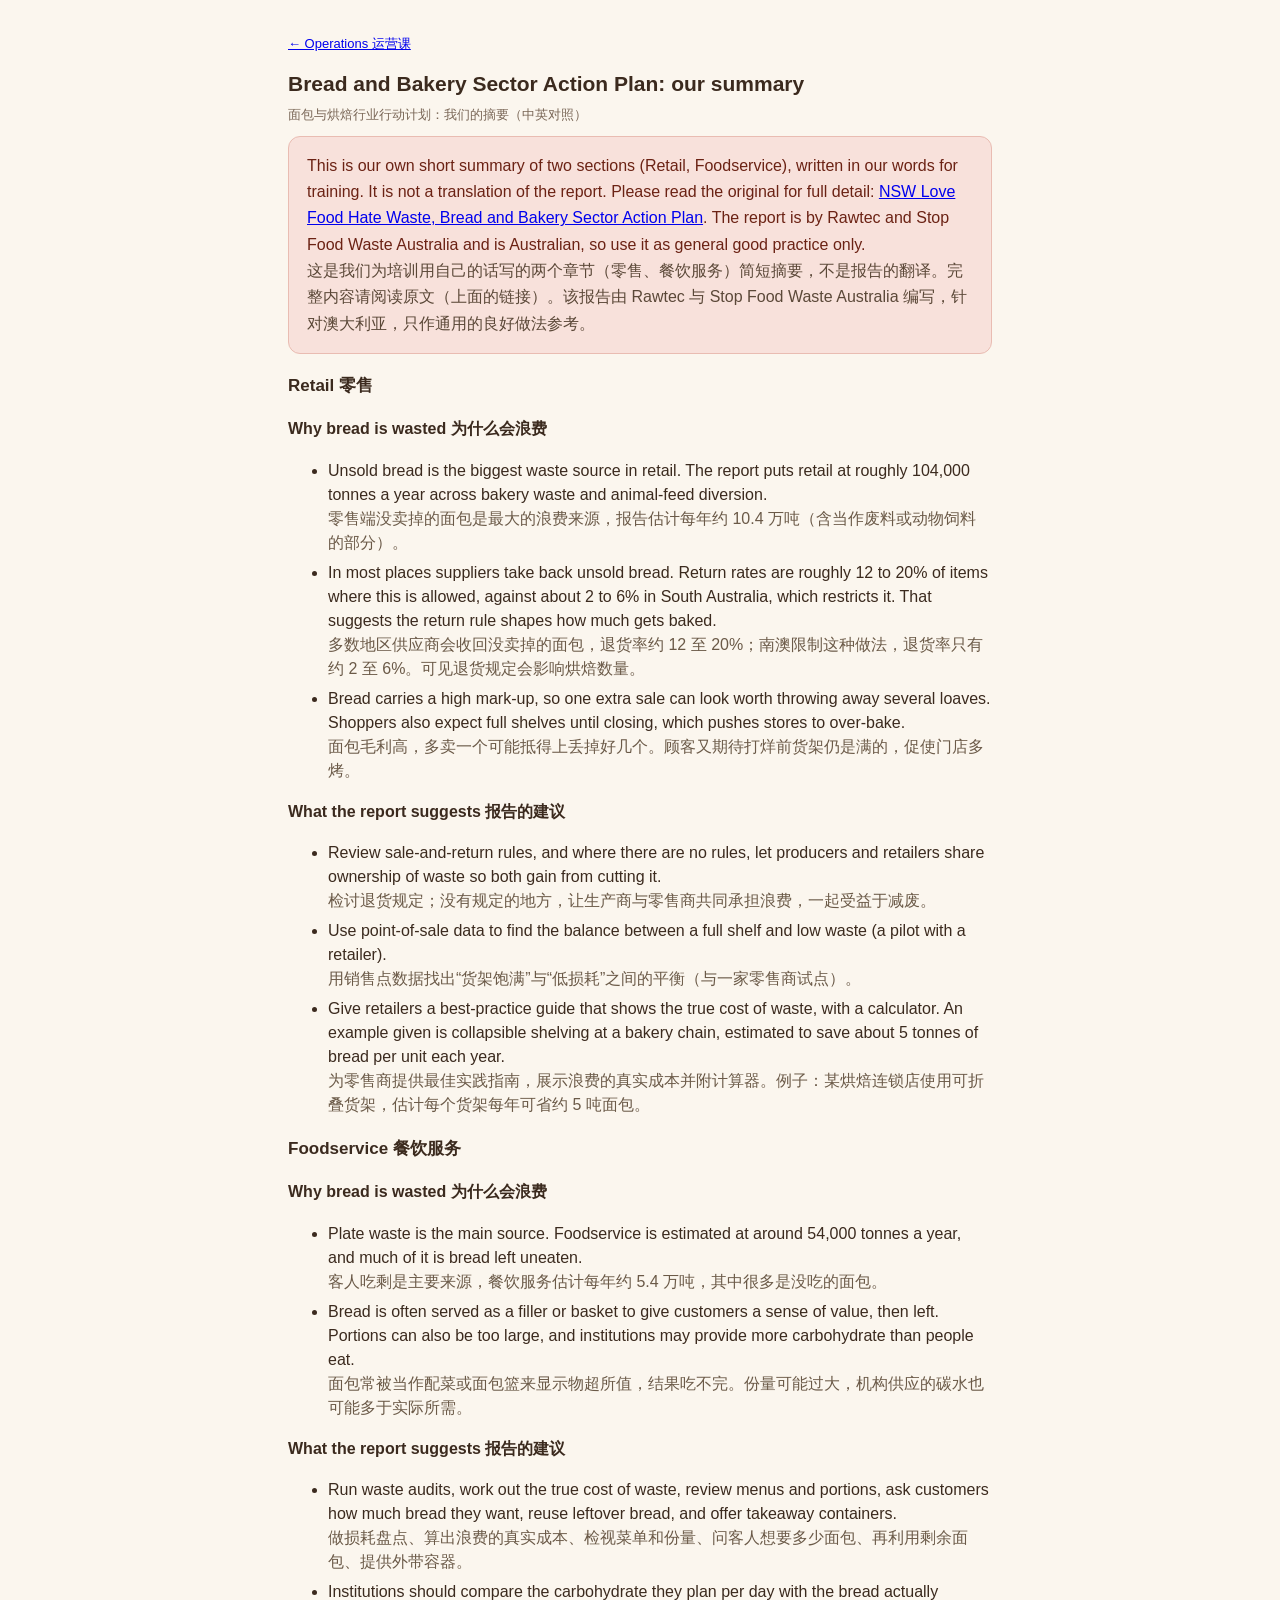
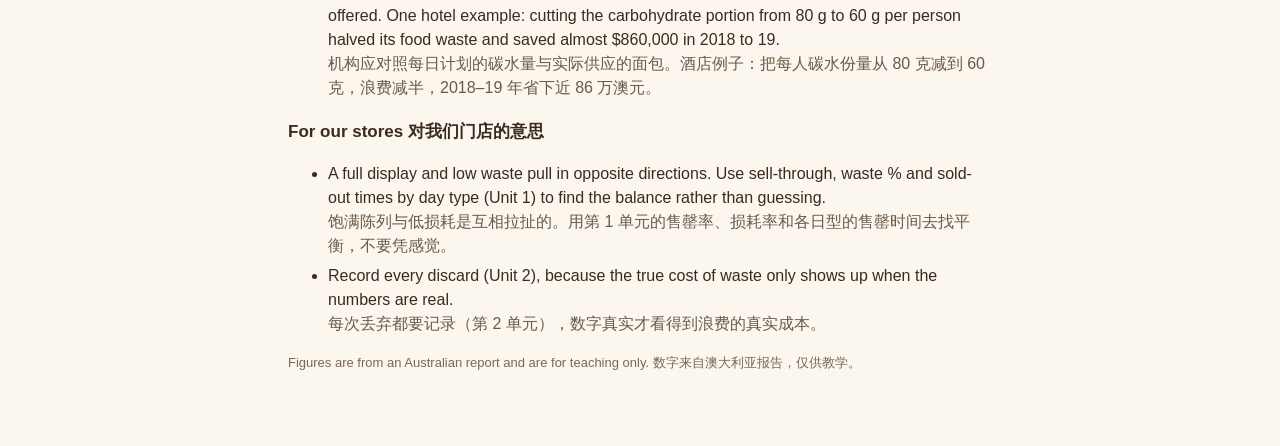
<file: notes/nsw-bakery-summary.html>
<!DOCTYPE html>
<html lang="zh-Hans">
<head>
<meta charset="utf-8">
<meta name="viewport" content="width=device-width, initial-scale=1">
<title>NSW Bread and Bakery Action Plan: our summary 新南威尔士面包烘焙减废行动计划：摘要</title>
<link rel="stylesheet" href="../shared/style.css">
<style>.app{display:block}main{margin:0 auto;max-width:760px}h2{font-size:17px;margin:18px 0 6px}li{margin:6px 0;line-height:1.5}.zh{color:#6b5a48;display:block}</style>
</head>
<body>
<main>
<p class="note"><a href="../ops/index.html">← Operations 运营课</a></p>
<h1 style="font-size:21px;margin:8px 0 2px">Bread and Bakery Sector Action Plan: our summary</h1>
<p style="margin:0 0 10px" class="note">面包与烘焙行业行动计划：我们的摘要（中英对照）</p>
<div class="card warn"><p>This is our own short summary of two sections (Retail, Foodservice), written in our words for training. It is not a translation of the report. Please read the original for full detail: <a href="https://www.lovefoodhatewaste.nsw.gov.au/sites/default/files/2023-02/Bread-and-Bakery-Sector-Action-Plan_Full-Report-1.pdf" target="_blank" rel="noopener">NSW Love Food Hate Waste, Bread and Bakery Sector Action Plan</a>. The report is by Rawtec and Stop Food Waste Australia and is Australian, so use it as general good practice only.<span class="zh">这是我们为培训用自己的话写的两个章节（零售、餐饮服务）简短摘要，不是报告的翻译。完整内容请阅读原文（上面的链接）。该报告由 Rawtec 与 Stop Food Waste Australia 编写，针对澳大利亚，只作通用的良好做法参考。</span></p></div>

<h2>Retail 零售</h2>
<p><b>Why bread is wasted 为什么会浪费</b></p>
<ul>
<li>Unsold bread is the biggest waste source in retail. The report puts retail at roughly 104,000 tonnes a year across bakery waste and animal-feed diversion.<span class="zh">零售端没卖掉的面包是最大的浪费来源，报告估计每年约 10.4 万吨（含当作废料或动物饲料的部分）。</span></li>
<li>In most places suppliers take back unsold bread. Return rates are roughly 12 to 20% of items where this is allowed, against about 2 to 6% in South Australia, which restricts it. That suggests the return rule shapes how much gets baked.<span class="zh">多数地区供应商会收回没卖掉的面包，退货率约 12 至 20%；南澳限制这种做法，退货率只有约 2 至 6%。可见退货规定会影响烘焙数量。</span></li>
<li>Bread carries a high mark-up, so one extra sale can look worth throwing away several loaves. Shoppers also expect full shelves until closing, which pushes stores to over-bake.<span class="zh">面包毛利高，多卖一个可能抵得上丢掉好几个。顾客又期待打烊前货架仍是满的，促使门店多烤。</span></li>
</ul>
<p><b>What the report suggests 报告的建议</b></p>
<ul>
<li>Review sale-and-return rules, and where there are no rules, let producers and retailers share ownership of waste so both gain from cutting it.<span class="zh">检讨退货规定；没有规定的地方，让生产商与零售商共同承担浪费，一起受益于减废。</span></li>
<li>Use point-of-sale data to find the balance between a full shelf and low waste (a pilot with a retailer).<span class="zh">用销售点数据找出“货架饱满”与“低损耗”之间的平衡（与一家零售商试点）。</span></li>
<li>Give retailers a best-practice guide that shows the true cost of waste, with a calculator. An example given is collapsible shelving at a bakery chain, estimated to save about 5 tonnes of bread per unit each year.<span class="zh">为零售商提供最佳实践指南，展示浪费的真实成本并附计算器。例子：某烘焙连锁店使用可折叠货架，估计每个货架每年可省约 5 吨面包。</span></li>
</ul>

<h2>Foodservice 餐饮服务</h2>
<p><b>Why bread is wasted 为什么会浪费</b></p>
<ul>
<li>Plate waste is the main source. Foodservice is estimated at around 54,000 tonnes a year, and much of it is bread left uneaten.<span class="zh">客人吃剩是主要来源，餐饮服务估计每年约 5.4 万吨，其中很多是没吃的面包。</span></li>
<li>Bread is often served as a filler or basket to give customers a sense of value, then left. Portions can also be too large, and institutions may provide more carbohydrate than people eat.<span class="zh">面包常被当作配菜或面包篮来显示物超所值，结果吃不完。份量可能过大，机构供应的碳水也可能多于实际所需。</span></li>
</ul>
<p><b>What the report suggests 报告的建议</b></p>
<ul>
<li>Run waste audits, work out the true cost of waste, review menus and portions, ask customers how much bread they want, reuse leftover bread, and offer takeaway containers.<span class="zh">做损耗盘点、算出浪费的真实成本、检视菜单和份量、问客人想要多少面包、再利用剩余面包、提供外带容器。</span></li>
<li>Institutions should compare the carbohydrate they plan per day with the bread actually offered. One hotel example: cutting the carbohydrate portion from 80 g to 60 g per person halved its food waste and saved almost $860,000 in 2018 to 19.<span class="zh">机构应对照每日计划的碳水量与实际供应的面包。酒店例子：把每人碳水份量从 80 克减到 60 克，浪费减半，2018–19 年省下近 86 万澳元。</span></li>
</ul>

<h2>For our stores 对我们门店的意思</h2>
<ul>
<li>A full display and low waste pull in opposite directions. Use sell-through, waste % and sold-out times by day type (Unit 1) to find the balance rather than guessing.<span class="zh">饱满陈列与低损耗是互相拉扯的。用第 1 单元的售罄率、损耗率和各日型的售罄时间去找平衡，不要凭感觉。</span></li>
<li>Record every discard (Unit 2), because the true cost of waste only shows up when the numbers are real.<span class="zh">每次丢弃都要记录（第 2 单元），数字真实才看得到浪费的真实成本。</span></li>
</ul>
<p class="note">Figures are from an Australian report and are for teaching only. 数字来自澳大利亚报告，仅供教学。</p>
</main>
</body>
</html>
</file>
<file: shared/style.css>
:root{--bg:#fbf6ee;--card:#fff;--ink:#3b2a1e;--mute:#7a6757;--line:#eadfce;--crust:#b5651d;--crust-bg:#f7e7d3;--leaf:#4f7a3a;--leaf-bg:#e6f0dc;--red:#a8341f;--red-bg:#f8e1db;--sky:#2c6a8f;--sky-bg:#dcebf4;--r:12px}
*{box-sizing:border-box}
html,body{margin:0}
body{background:var(--bg);color:var(--ink);font-family:-apple-system,BlinkMacSystemFont,"Segoe UI","PingFang SC","Hiragino Sans GB","Microsoft YaHei","Noto Sans CJK SC",sans-serif;line-height:1.65;font-size:16px}
.app{display:grid;grid-template-columns:250px minmax(0,1fr);min-height:100vh}
aside{background:var(--card);border-right:1px solid var(--line);padding:16px 12px;position:sticky;top:0;height:100vh;overflow:auto}
aside h1{font-size:15px;margin:4px 8px 2px;font-weight:600}
aside .sub{font-size:12px;color:var(--mute);margin:0 8px 12px}
.nv{display:flex;gap:10px;align-items:flex-start;width:100%;text-align:left;border:0;background:none;padding:8px 10px;border-radius:10px;cursor:pointer;color:var(--ink);font:inherit;font-size:13px;line-height:1.35}
.nv:hover{background:var(--bg)}
.nv.on{background:var(--crust-bg);color:#7a3f0c;font-weight:600}
.nv .n{flex:0 0 22px;height:22px;border-radius:50%;border:1px solid var(--line);font-size:11px;display:flex;align-items:center;justify-content:center;color:var(--mute);margin-top:1px}
.nv.done .n{background:var(--leaf);border-color:var(--leaf);color:#fff}
.nv .t small{display:block;color:var(--mute);font-weight:400}
.nv.on .t small{color:#8a5a2c}
main{padding:20px 28px 60px;max-width:900px;width:100%;min-width:0}
.top{display:flex;gap:12px;align-items:center;margin-bottom:18px;flex-wrap:wrap}
.bar{flex:1;min-width:120px;height:6px;border-radius:3px;background:var(--line);overflow:hidden}
.bar i{display:block;height:100%;background:var(--crust);width:0;transition:width .3s}
.pc{font-size:12px;color:var(--mute)}
.seg{display:flex;border:1px solid var(--line);border-radius:10px;overflow:hidden;background:var(--card)}
.seg button{border:0;background:none;padding:6px 12px;font:inherit;font-size:13px;cursor:pointer;color:var(--mute)}
.seg button.on{background:var(--ink);color:#fff}
.menu{display:none;border:1px solid var(--line);background:var(--card);border-radius:10px;padding:6px 12px;font:inherit;cursor:pointer}
.eyebrow{font-size:12px;letter-spacing:.06em;color:var(--crust);font-weight:600;margin:0}
h2.title{font-size:26px;line-height:1.25;margin:2px 0 14px;font-weight:700}
h2.title .zh{font-size:22px;color:var(--mute);font-weight:600}
.card{background:var(--card);border:1px solid var(--line);border-radius:var(--r);padding:16px 18px;margin:0 0 14px}
.card h3{margin:0 0 6px;font-size:13px;letter-spacing:.03em;color:var(--mute);font-weight:600}
.card p{margin:0}
.card .zh{color:#5b4838}
.en,.zh{display:block}
.en,.zh{display:block}
body.lang-en .zh{display:none}
body.lang-zh .en{display:none}
.inl .en,.inl .zh{display:inline}
.inl .en+.zh::before{content:" / "}
.lang-en .inl .en+.zh::before,.lang-zh .inl .en+.zh::before{content:""}
.ill{padding:10px 12px}
.ill svg{width:100%;height:auto;display:block}
.ill .cap{font-size:12px;color:var(--mute);margin-top:4px}
.ex{background:var(--crust-bg);border-color:#efd3b0}
.ex .big{font-size:18px;font-weight:600;color:#6e3a0a}
.btn{border:1px solid var(--ink);background:var(--ink);color:#fff;border-radius:10px;padding:8px 14px;font:inherit;font-size:14px;cursor:pointer}
.btn.ghost{background:none;color:var(--ink);border-color:var(--line)}
.btn:hover{opacity:.9}
.ans{display:none;margin-top:10px;background:var(--leaf-bg);border-radius:10px;padding:10px 14px;color:#2f4f20}
.ans.show{display:block}
.nav{display:flex;justify-content:space-between;gap:10px;margin-top:18px}
.grid{display:grid;grid-template-columns:repeat(auto-fit,minmax(240px,1fr));gap:12px}
.grid .card{margin:0}
.f{font-family:ui-monospace,Menlo,Consolas,monospace;font-size:14px;background:var(--bg);border-radius:8px;padding:8px 10px;margin:6px 0 2px;display:block}
.warn{background:var(--red-bg);border-color:#e9bcb2;color:#6b2214}
.note{font-size:13px;color:var(--mute)}
.why{margin-top:10px;padding-top:10px;border-top:1px dashed var(--line);font-size:14px;color:var(--ink)}
.why h4{margin:0 0 4px;font-size:12px;letter-spacing:.03em;color:var(--mute)}
.why p{margin:6px 0}
table{width:100%;border-collapse:collapse;font-size:14px}
th,td{border-bottom:1px solid var(--line);padding:8px 8px;text-align:left;vertical-align:top}
th{font-size:12px;color:var(--mute);font-weight:600}
td.r,th.r{text-align:right;font-variant-numeric:tabular-nums}
.sl{display:grid;grid-template-columns:150px 1fr 90px;gap:10px;align-items:center;margin:8px 0;font-size:14px}
.sl input{width:100%;accent-color:var(--crust)}
.sl output{text-align:right;font-weight:600;font-variant-numeric:tabular-nums}
.kpi{display:grid;grid-template-columns:repeat(auto-fit,minmax(140px,1fr));gap:10px;margin:10px 0}
.kpi div{background:var(--bg);border-radius:10px;padding:10px 12px}
.kpi b{display:block;font-size:22px;font-variant-numeric:tabular-nums}
.pos{color:var(--leaf)}.neg{color:var(--red)}
.tl{display:grid;grid-template-columns:repeat(auto-fit,minmax(230px,1fr));gap:12px}
.tl .card{border-top:4px solid var(--crust);margin:0}
.tl .card:nth-child(2){border-top-color:var(--sky)}.tl .card:nth-child(3){border-top-color:var(--leaf)}
.q{border:1px solid var(--line);border-radius:var(--r);padding:14px 16px;margin:0 0 12px;background:var(--card)}
.q input[type=text],.q textarea,.ws input{width:100%;border:1px solid var(--line);border-radius:8px;padding:8px 10px;font:inherit;font-size:15px;background:#fff;color:var(--ink)}
.row{display:flex;gap:8px;align-items:center;margin-top:8px;flex-wrap:wrap}
.q input[type=text]{max-width:200px}
.err{color:var(--red);font-size:13px;margin-top:6px;display:none}
.res{margin-top:8px;font-size:14px;display:none;border-radius:8px;padding:8px 12px}
.res.ok{display:block;background:var(--leaf-bg);color:#2f4f20}
.res.no{display:block;background:var(--red-bg);color:#6b2214}
.ws label{display:block;font-size:13px;color:var(--mute);margin:8px 0 2px}
.chips{display:flex;flex-wrap:wrap;gap:6px;margin-top:6px}
.chips span{background:var(--crust-bg);color:#6e3a0a;border-radius:999px;padding:3px 12px;font-size:13px}
.addnote{background:var(--sky-bg);border-color:#bcd7e8;color:#1d4a66;font-size:13px}
.hr{display:grid;grid-template-columns:repeat(auto-fill,minmax(92px,1fr));gap:8px}
.hr label{display:block;font-size:12px;color:var(--mute)}
.hr6{grid-template-columns:repeat(6,minmax(0,1fr));gap:10px}
.hr6>div{display:flex;flex-direction:column}
.hr6 label{flex:1;display:block;line-height:1.3;margin-bottom:4px}
.hr input,.num{width:100%;border:1px solid var(--line);border-radius:8px;padding:6px 8px;font:inherit;background:#fff;color:var(--ink)}
@media (max-width:820px){
 .hr6{grid-template-columns:repeat(3,minmax(0,1fr))}
 .app{grid-template-columns:minmax(0,1fr)}
 aside{position:fixed;left:0;top:0;bottom:0;width:260px;z-index:20;transform:translateX(-105%);transition:transform .2s;box-shadow:0 0 0 100vmax rgba(0,0,0,0)}
 aside.open{transform:none;box-shadow:0 0 0 100vmax rgba(0,0,0,.35)}
 .menu{display:block}
 main{padding:14px 14px 50px}
 .sl{grid-template-columns:1fr 70px}.sl input{grid-column:1/3;order:3}
}

.pl{display:block;margin:0 8px 10px;font-size:13px;color:var(--crust);text-decoration:none;font-weight:600}
.steps{display:flex;gap:6px;flex-wrap:wrap;margin:0 0 14px}
.steps span{font-size:12px;padding:3px 10px;border-radius:999px;background:var(--line);color:var(--mute)}
.steps span.ok{background:var(--leaf-bg);color:#2f4f20}
.opt{display:block;width:100%;text-align:left;border:1px solid var(--line);background:#fff;border-radius:10px;padding:9px 12px;margin:6px 0;font:inherit;font-size:14px;color:var(--ink);cursor:pointer}
.opt:hover{border-color:var(--crust)}
.opt.sel{border-color:var(--ink);background:var(--bg)}
.opt.good{border-color:var(--leaf);background:var(--leaf-bg)}
.opt.bad{border-color:var(--red);background:var(--red-bg)}
.qq{margin:0 0 14px;padding-bottom:12px;border-bottom:1px dashed var(--line)}
.qq label{display:flex;gap:8px;align-items:flex-start;margin:6px 0;font-size:14px;cursor:pointer}
.qq input{margin-top:5px}
.src a{color:var(--sky);font-size:13px}
.src li{margin:4px 0;font-size:13px}
.tag{display:inline-block;font-size:11px;background:var(--sky-bg);color:#1d4a66;border-radius:999px;padding:2px 10px;margin-bottom:8px}
</file>
